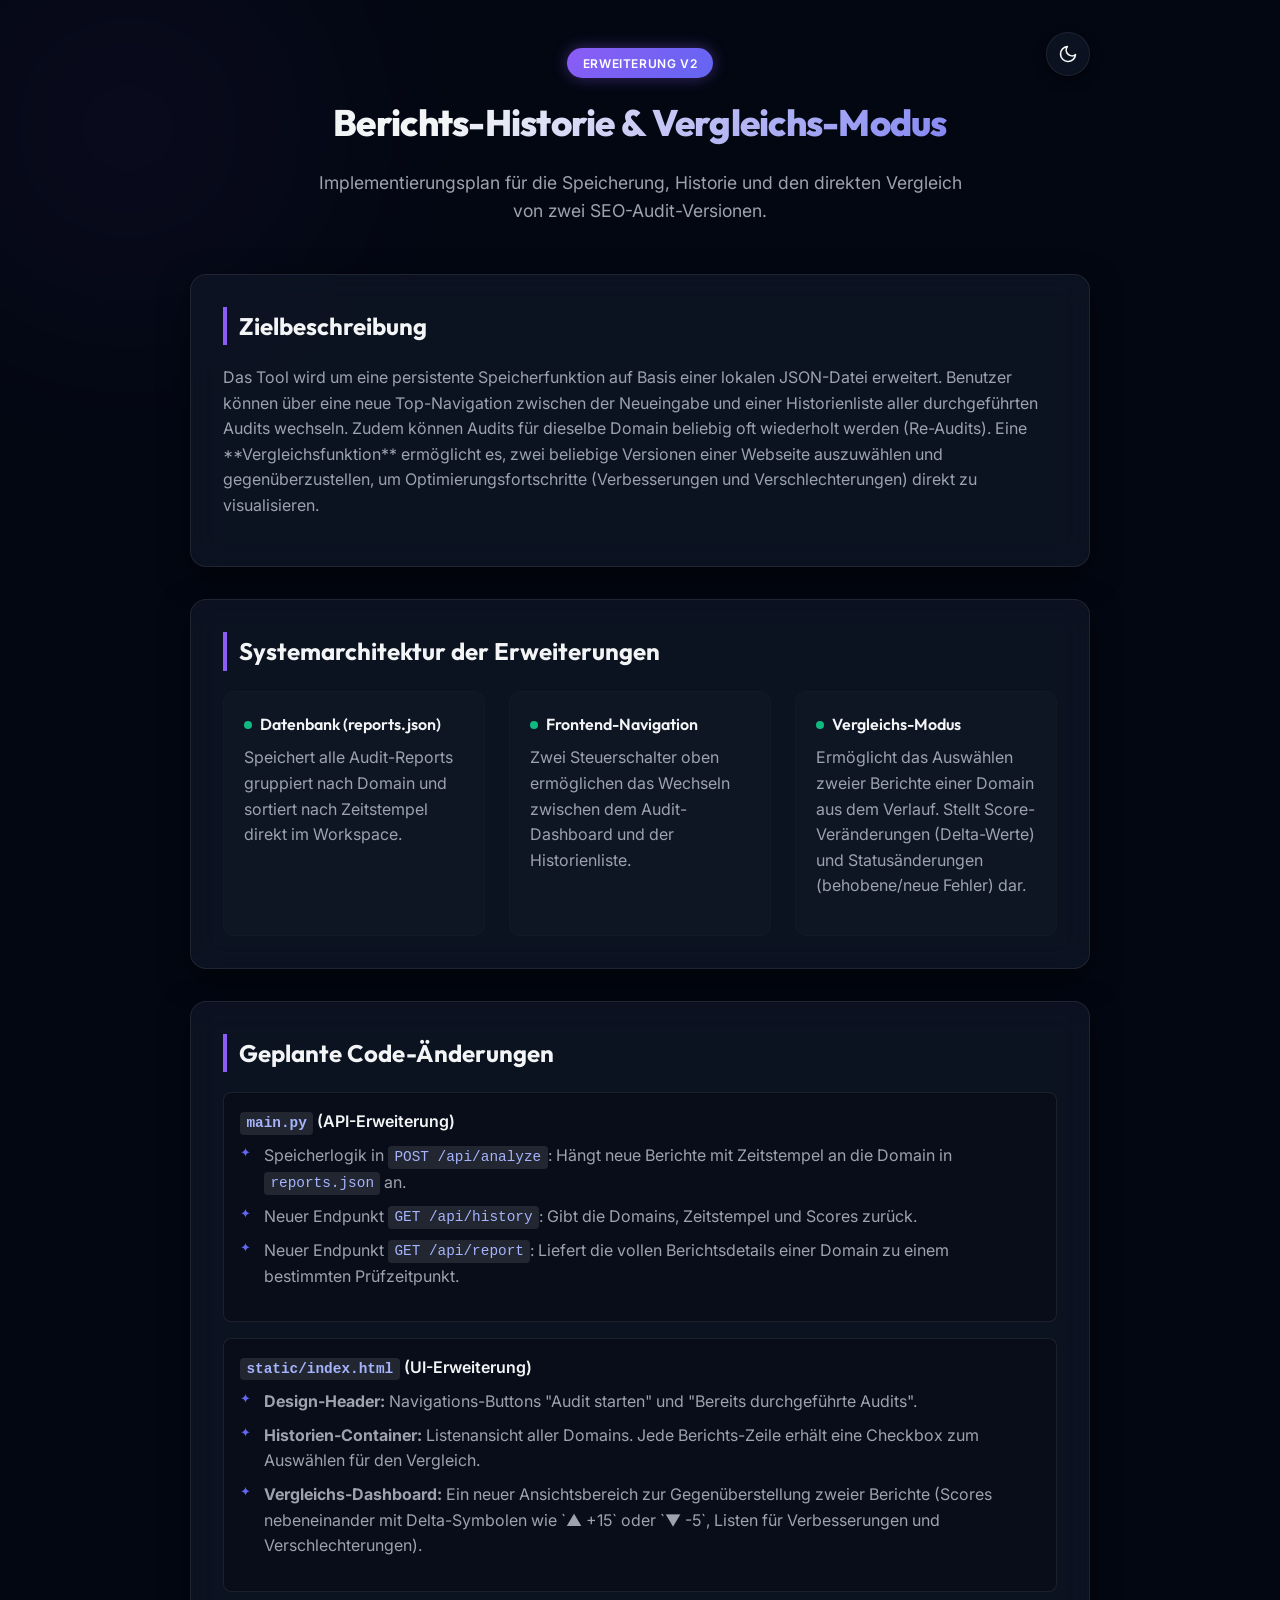
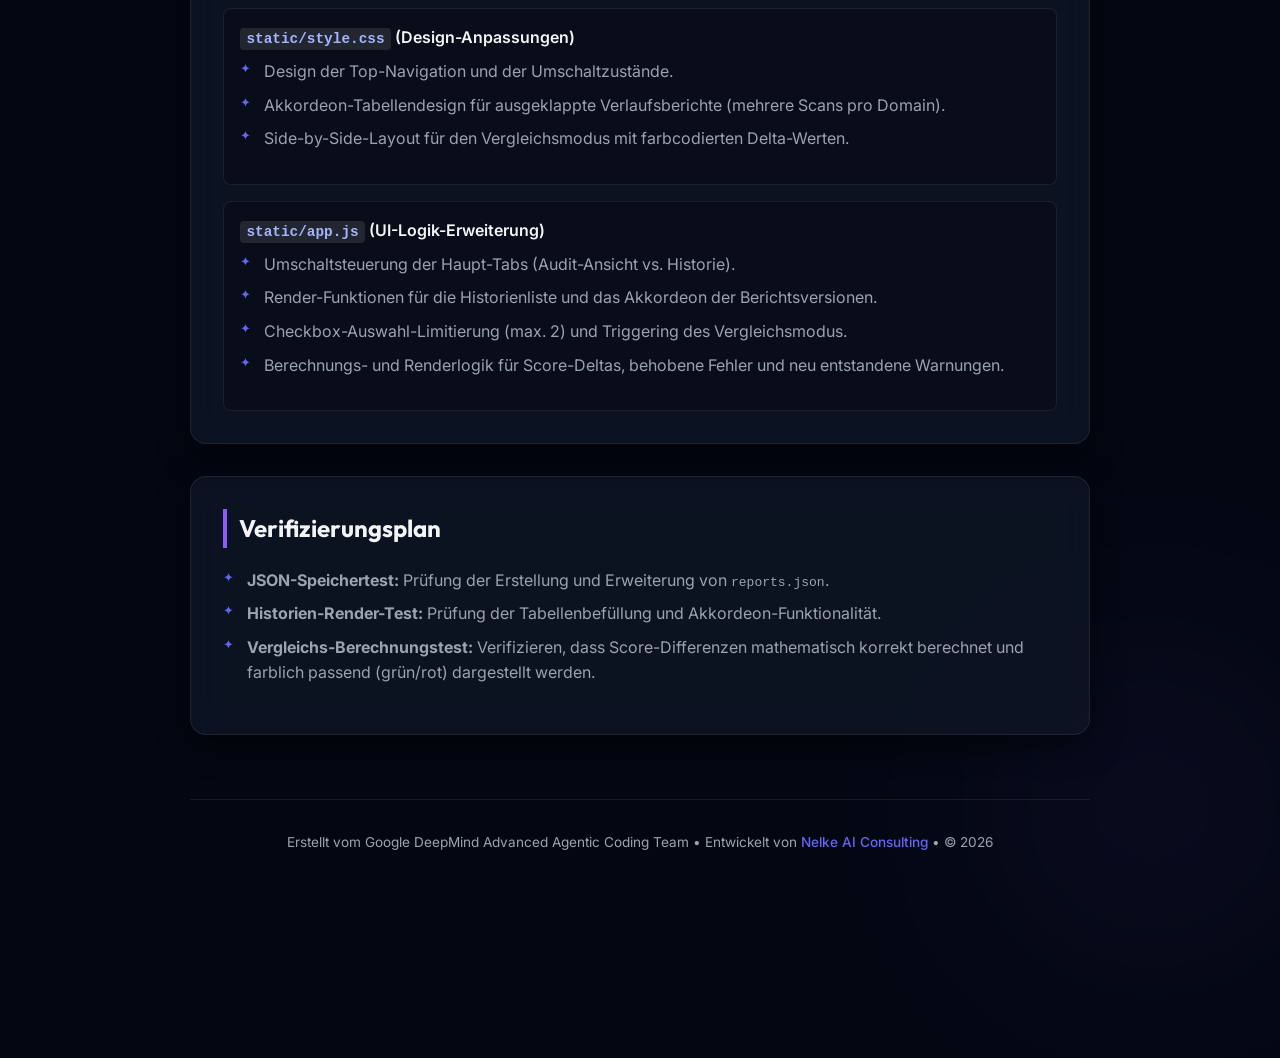
<file: implementation_plan.html>
<!DOCTYPE html>
<html lang="de">
<head>
    <meta charset="UTF-8">
    <meta name="viewport" content="width=device-width, initial-scale=1.0">
    <title>Implementierungsplan: Berichts-Historie & Vergleichs-Modus</title>
    <link rel="preconnect" href="https://fonts.googleapis.com">
    <link rel="preconnect" href="https://fonts.gstatic.com" crossorigin>
    <link href="https://fonts.googleapis.com/css2?family=Inter:wght@300;400;500;600;700&family=Outfit:wght@400;500;600;700;800&display=swap" rel="stylesheet">
    <style>
        :root {
            /* Dark Mode (Default) */
            --bg-color: #030712;
            --card-bg: rgba(17, 24, 39, 0.7);
            --card-border: rgba(255, 255, 255, 0.08);
            --text-primary: #f3f4f6;
            --text-secondary: #9ca3af;
            --accent-violet: #8b5cf6;
            --accent-indigo: #6366f1;
            --accent-emerald: #10b981;
            --glow-violet: rgba(139, 92, 246, 0.15);
            --glow-indigo: rgba(99, 102, 241, 0.15);
            --shadow-color: rgba(0, 0, 0, 0.5);
            --code-bg: rgba(255, 255, 255, 0.1);
            --code-text: #a5b4fc;
            --file-bg: rgba(0, 0, 0, 0.2);
            --transition-speed: 0.3s;
        }

        :root.light-mode {
            /* Light Mode */
            --bg-color: #f3f4f6;
            --card-bg: rgba(255, 255, 255, 0.75);
            --card-border: rgba(0, 0, 0, 0.08);
            --text-primary: #111827;
            --text-secondary: #4b5563;
            --accent-violet: #7c3aed;
            --accent-indigo: #4f46e5;
            --accent-emerald: #059669;
            --glow-violet: rgba(124, 58, 237, 0.08);
            --glow-indigo: rgba(79, 70, 229, 0.08);
            --shadow-color: rgba(0, 0, 0, 0.05);
            --code-bg: rgba(0, 0, 0, 0.05);
            --code-text: #4f46e5;
            --file-bg: rgba(255, 255, 255, 0.5);
        }

        * {
            box-sizing: border-box;
            margin: 0;
            padding: 0;
        }

        body {
            font-family: 'Inter', sans-serif;
            background-color: var(--bg-color);
            color: var(--text-primary);
            line-height: 1.6;
            padding: 2rem 1rem;
            position: relative;
            overflow-x: hidden;
            transition: background-color var(--transition-speed), color var(--transition-speed);
        }

        /* Ambient Glow Backgrounds */
        body::before, body::after {
            content: '';
            position: absolute;
            width: 40vw;
            height: 40vw;
            border-radius: 50%;
            z-index: -1;
            filter: blur(100px);
            opacity: 0.6;
            transition: background var(--transition-speed);
        }

        body::before {
            top: -10vw;
            left: -10vw;
            background: radial-gradient(circle, var(--glow-violet) 0%, transparent 70%);
        }

        body::after {
            bottom: -10vw;
            right: -10vw;
            background: radial-gradient(circle, var(--glow-indigo) 0%, transparent 70%);
        }

        .container {
            max-width: 900px;
            margin: 0 auto;
            position: relative;
        }

        /* Theme Switcher Button */
        .theme-toggle {
            position: absolute;
            top: 0;
            right: 0;
            background: var(--card-bg);
            border: 1px solid var(--card-border);
            color: var(--text-primary);
            width: 44px;
            height: 44px;
            border-radius: 50%;
            display: flex;
            align-items: center;
            justify-content: center;
            cursor: pointer;
            backdrop-filter: blur(16px);
            -webkit-backdrop-filter: blur(16px);
            box-shadow: 0 4px 12px var(--shadow-color);
            transition: transform 0.2s, border-color 0.2s, background-color var(--transition-speed);
            z-index: 100;
        }

        .theme-toggle:hover {
            transform: scale(1.05);
            border-color: var(--accent-violet);
        }

        .theme-toggle svg {
            width: 20px;
            height: 20px;
            fill: none;
            stroke: currentColor;
            stroke-width: 2;
            stroke-linecap: round;
            stroke-linejoin: round;
        }

        .theme-toggle .sun-icon { display: none; }
        .theme-toggle .moon-icon { display: block; }
        .light-mode .theme-toggle .sun-icon { display: block; }
        .light-mode .theme-toggle .moon-icon { display: none; }

        header {
            text-align: center;
            margin-bottom: 3rem;
            position: relative;
            padding-top: 1rem;
        }

        .badge {
            background: linear-gradient(135deg, var(--accent-violet), var(--accent-indigo));
            color: white;
            padding: 0.35rem 1rem;
            border-radius: 9999px;
            font-size: 0.75rem;
            font-weight: 600;
            letter-spacing: 0.05em;
            text-transform: uppercase;
            display: inline-block;
            margin-bottom: 1rem;
            box-shadow: 0 0 15px rgba(139, 92, 246, 0.4);
        }

        h1 {
            font-family: 'Outfit', sans-serif;
            font-size: 2.3rem;
            font-weight: 800;
            background: linear-gradient(135deg, var(--text-primary) 30%, var(--accent-indigo) 100%);
            -webkit-background-clip: text;
            -webkit-text-fill-color: transparent;
            margin-bottom: 1rem;
            letter-spacing: -0.02em;
            transition: background var(--transition-speed);
        }

        .subtitle {
            color: var(--text-secondary);
            font-size: 1.1rem;
            max-width: 650px;
            margin: 0 auto;
            transition: color var(--transition-speed);
        }

        .card {
            background: var(--card-bg);
            border: 1px solid var(--card-border);
            border-radius: 16px;
            padding: 2rem;
            margin-bottom: 2rem;
            backdrop-filter: blur(16px);
            -webkit-backdrop-filter: blur(16px);
            box-shadow: 0 10px 30px var(--shadow-color);
            transition: transform 0.3s ease, border-color 0.3s ease, background-color var(--transition-speed), border-color var(--transition-speed), box-shadow var(--transition-speed);
        }

        .card:hover {
            border-color: rgba(139, 92, 246, 0.3);
            transform: translateY(-2px);
        }

        h2 {
            font-family: 'Outfit', sans-serif;
            font-size: 1.5rem;
            font-weight: 700;
            color: var(--text-primary);
            margin-bottom: 1.25rem;
            border-left: 4px solid var(--accent-violet);
            padding-left: 0.75rem;
            transition: color var(--transition-speed);
        }

        h3 {
            font-family: 'Outfit', sans-serif;
            font-size: 1.2rem;
            font-weight: 600;
            color: var(--text-primary);
            margin: 1.5rem 0 0.75rem 0;
            transition: color var(--transition-speed);
        }

        p {
            color: var(--text-secondary);
            margin-bottom: 1rem;
            transition: color var(--transition-speed);
        }

        ul {
            list-style: none;
            margin-bottom: 1rem;
        }

        li {
            color: var(--text-secondary);
            margin-bottom: 0.5rem;
            padding-left: 1.5rem;
            position: relative;
            transition: color var(--transition-speed);
        }

        li::before {
            content: '✦';
            position: absolute;
            left: 0;
            color: var(--accent-indigo);
            font-size: 0.8rem;
        }

        .feature-grid {
            display: grid;
            grid-template-columns: repeat(auto-fit, minmax(250px, 1fr));
            gap: 1.5rem;
            margin-top: 1rem;
        }

        .feature-item {
            background: rgba(127, 127, 127, 0.03);
            border: 1px solid rgba(127, 127, 127, 0.05);
            border-radius: 12px;
            padding: 1.25rem;
        }

        .feature-item h4 {
            color: var(--text-primary);
            font-family: 'Outfit', sans-serif;
            font-weight: 600;
            margin-bottom: 0.5rem;
            display: flex;
            align-items: center;
            gap: 0.5rem;
        }

        .feature-item h4::before {
            content: '';
            width: 8px;
            height: 8px;
            border-radius: 50%;
            background-color: var(--accent-emerald);
        }

        .component-file {
            background: var(--file-bg);
            border-radius: 8px;
            padding: 1rem;
            margin-top: 1rem;
            border: 1px solid var(--card-border);
        }

        .component-file-title {
            font-weight: 600;
            color: var(--text-primary);
            margin-bottom: 0.5rem;
        }

        .component-file code {
            font-family: monospace;
            background: var(--code-bg);
            color: var(--code-text);
            padding: 0.2rem 0.4rem;
            border-radius: 4px;
            font-size: 0.9rem;
        }

        footer {
            text-align: center;
            padding: 2rem 0;
            color: var(--text-secondary);
            font-size: 0.85rem;
            border-top: 1px solid var(--card-border);
            margin-top: 4rem;
        }
    </style>
</head>
<body>
    <div class="container">
        <!-- Theme Toggle -->
        <button class="theme-toggle" id="themeToggle" aria-label="Farbschema umschalten">
            <svg class="moon-icon" viewBox="0 0 24 24">
                <path d="M21 12.79A9 9 0 1 1 11.21 3 7 7 0 0 0 21 12.79z"></path>
            </svg>
            <svg class="sun-icon" viewBox="0 0 24 24">
                <circle cx="12" cy="12" r="5"></circle>
                <line x1="12" y1="1" x2="12" y2="3"></line>
                <line x1="12" y1="21" x2="12" y2="23"></line>
                <line x1="4.22" y1="4.22" x2="5.64" y2="5.64"></line>
                <line x1="18.36" y1="18.36" x2="19.78" y2="19.78"></line>
                <line x1="1" y1="12" x2="3" y2="12"></line>
                <line x1="21" y1="12" x2="23" y2="12"></line>
                <line x1="4.22" y1="19.78" x2="5.64" y2="18.36"></line>
                <line x1="18.36" y1="5.64" x2="19.78" y2="4.22"></line>
            </svg>
        </button>

        <header>
            <span class="badge">Erweiterung V2</span>
            <h1>Berichts-Historie & Vergleichs-Modus</h1>
            <p class="subtitle">Implementierungsplan für die Speicherung, Historie und den direkten Vergleich von zwei SEO-Audit-Versionen.</p>
        </header>

        <section class="card">
            <h2>Zielbeschreibung</h2>
            <p>Das Tool wird um eine persistente Speicherfunktion auf Basis einer lokalen JSON-Datei erweitert. Benutzer können über eine neue Top-Navigation zwischen der Neueingabe und einer Historienliste aller durchgeführten Audits wechseln. Zudem können Audits für dieselbe Domain beliebig oft wiederholt werden (Re-Audits). Eine **Vergleichsfunktion** ermöglicht es, zwei beliebige Versionen einer Webseite auszuwählen und gegenüberzustellen, um Optimierungsfortschritte (Verbesserungen und Verschlechterungen) direkt zu visualisieren.</p>
        </section>

        <section class="card">
            <h2>Systemarchitektur der Erweiterungen</h2>
            <div class="feature-grid">
                <div class="feature-item">
                    <h4>Datenbank (reports.json)</h4>
                    <p>Speichert alle Audit-Reports gruppiert nach Domain und sortiert nach Zeitstempel direkt im Workspace.</p>
                </div>
                <div class="feature-item">
                    <h4>Frontend-Navigation</h4>
                    <p>Zwei Steuerschalter oben ermöglichen das Wechseln zwischen dem Audit-Dashboard und der Historienliste.</p>
                </div>
                <div class="feature-item">
                    <h4>Vergleichs-Modus</h4>
                    <p>Ermöglicht das Auswählen zweier Berichte einer Domain aus dem Verlauf. Stellt Score-Veränderungen (Delta-Werte) und Statusänderungen (behobene/neue Fehler) dar.</p>
                </div>
            </div>
        </section>

        <section class="card">
            <h2>Geplante Code-Änderungen</h2>
            
            <div class="component-file">
                <div class="component-file-title"><code>main.py</code> (API-Erweiterung)</div>
                <ul>
                    <li>Speicherlogik in <code>POST /api/analyze</code>: Hängt neue Berichte mit Zeitstempel an die Domain in <code>reports.json</code> an.</li>
                    <li>Neuer Endpunkt <code>GET /api/history</code>: Gibt die Domains, Zeitstempel und Scores zurück.</li>
                    <li>Neuer Endpunkt <code>GET /api/report</code>: Liefert die vollen Berichtsdetails einer Domain zu einem bestimmten Prüfzeitpunkt.</li>
                </ul>
            </div>

            <div class="component-file">
                <div class="component-file-title"><code>static/index.html</code> (UI-Erweiterung)</div>
                <ul>
                    <li><strong>Design-Header:</strong> Navigations-Buttons "Audit starten" und "Bereits durchgeführte Audits".</li>
                    <li><strong>Historien-Container:</strong> Listenansicht aller Domains. Jede Berichts-Zeile erhält eine Checkbox zum Auswählen für den Vergleich.</li>
                    <li><strong>Vergleichs-Dashboard:</strong> Ein neuer Ansichtsbereich zur Gegenüberstellung zweier Berichte (Scores nebeneinander mit Delta-Symbolen wie `▲ +15` oder `▼ -5`, Listen für Verbesserungen und Verschlechterungen).</li>
                </ul>
            </div>

            <div class="component-file">
                <div class="component-file-title"><code>static/style.css</code> (Design-Anpassungen)</div>
                <ul>
                    <li>Design der Top-Navigation und der Umschaltzustände.</li>
                    <li>Akkordeon-Tabellendesign für ausgeklappte Verlaufsberichte (mehrere Scans pro Domain).</li>
                    <li>Side-by-Side-Layout für den Vergleichsmodus mit farbcodierten Delta-Werten.</li>
                </ul>
            </div>

            <div class="component-file">
                <div class="component-file-title"><code>static/app.js</code> (UI-Logik-Erweiterung)</div>
                <ul>
                    <li>Umschaltsteuerung der Haupt-Tabs (Audit-Ansicht vs. Historie).</li>
                    <li>Render-Funktionen für die Historienliste und das Akkordeon der Berichtsversionen.</li>
                    <li>Checkbox-Auswahl-Limitierung (max. 2) und Triggering des Vergleichsmodus.</li>
                    <li>Berechnungs- und Renderlogik für Score-Deltas, behobene Fehler und neu entstandene Warnungen.</li>
                </ul>
            </div>
        </section>

        <section class="card">
            <h2>Verifizierungsplan</h2>
            <ul>
                <li><strong>JSON-Speichertest:</strong> Prüfung der Erstellung und Erweiterung von <code>reports.json</code>.</li>
                <li><strong>Historien-Render-Test:</strong> Prüfung der Tabellenbefüllung und Akkordeon-Funktionalität.</li>
                <li><strong>Vergleichs-Berechnungstest:</strong> Verifizieren, dass Score-Differenzen mathematisch korrekt berechnet und farblich passend (grün/rot) dargestellt werden.</li>
            </ul>
        </section>

        <footer>
            <p>Erstellt vom Google DeepMind Advanced Agentic Coding Team • Entwickelt von <a href="https://nelke.com" target="_blank" style="color: var(--accent-indigo); text-decoration: none; font-weight: 500;">Nelke AI Consulting</a> • &copy; 2026</p>
        </footer>
    </div>

    <script>
        const themeToggle = document.getElementById('themeToggle');
        const htmlElement = document.documentElement;

        const savedTheme = localStorage.getItem('theme') || 'dark';
        if (savedTheme === 'light') {
            htmlElement.classList.add('light-mode');
        }

        themeToggle.addEventListener('click', () => {
            if (htmlElement.classList.contains('light-mode')) {
                htmlElement.classList.remove('light-mode');
                localStorage.setItem('theme', 'dark');
            } else {
                htmlElement.classList.add('light-mode');
                localStorage.setItem('theme', 'light');
            }
        });
    </script>
</body>
</html>
</file>
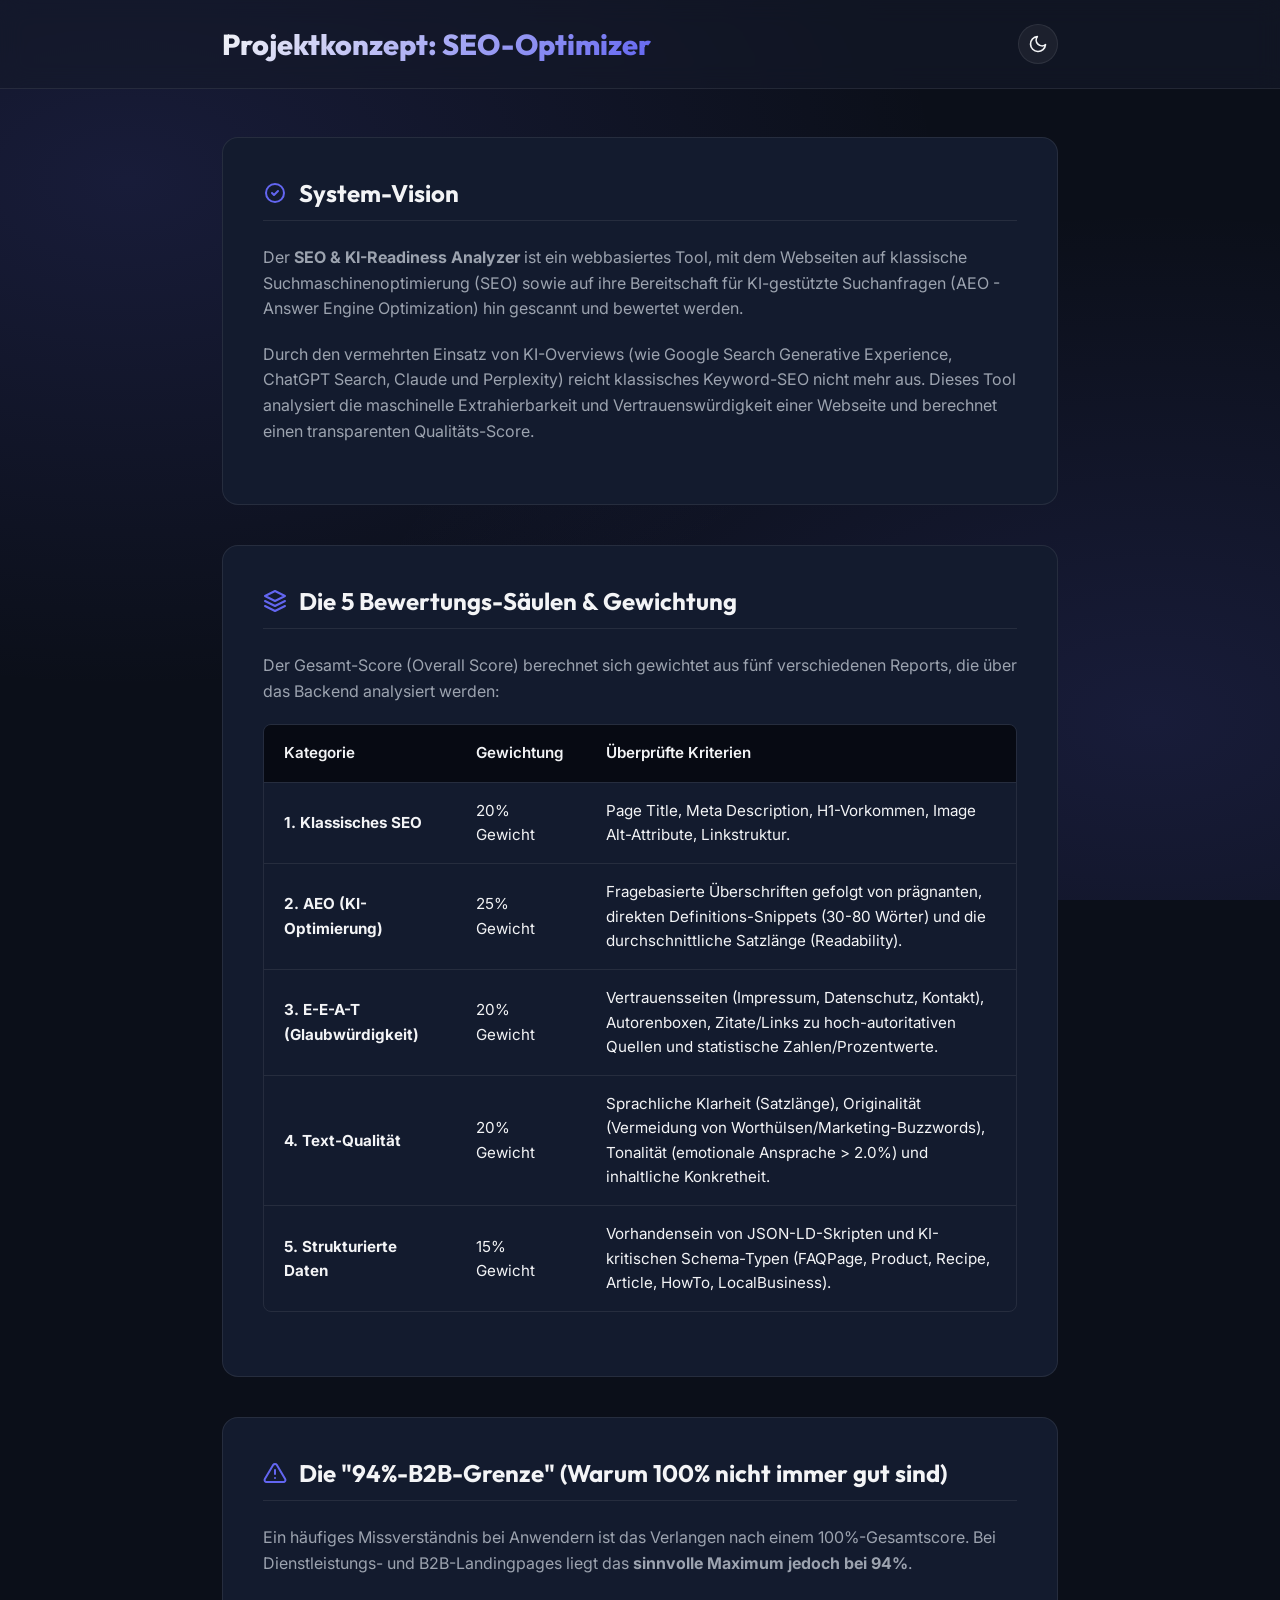
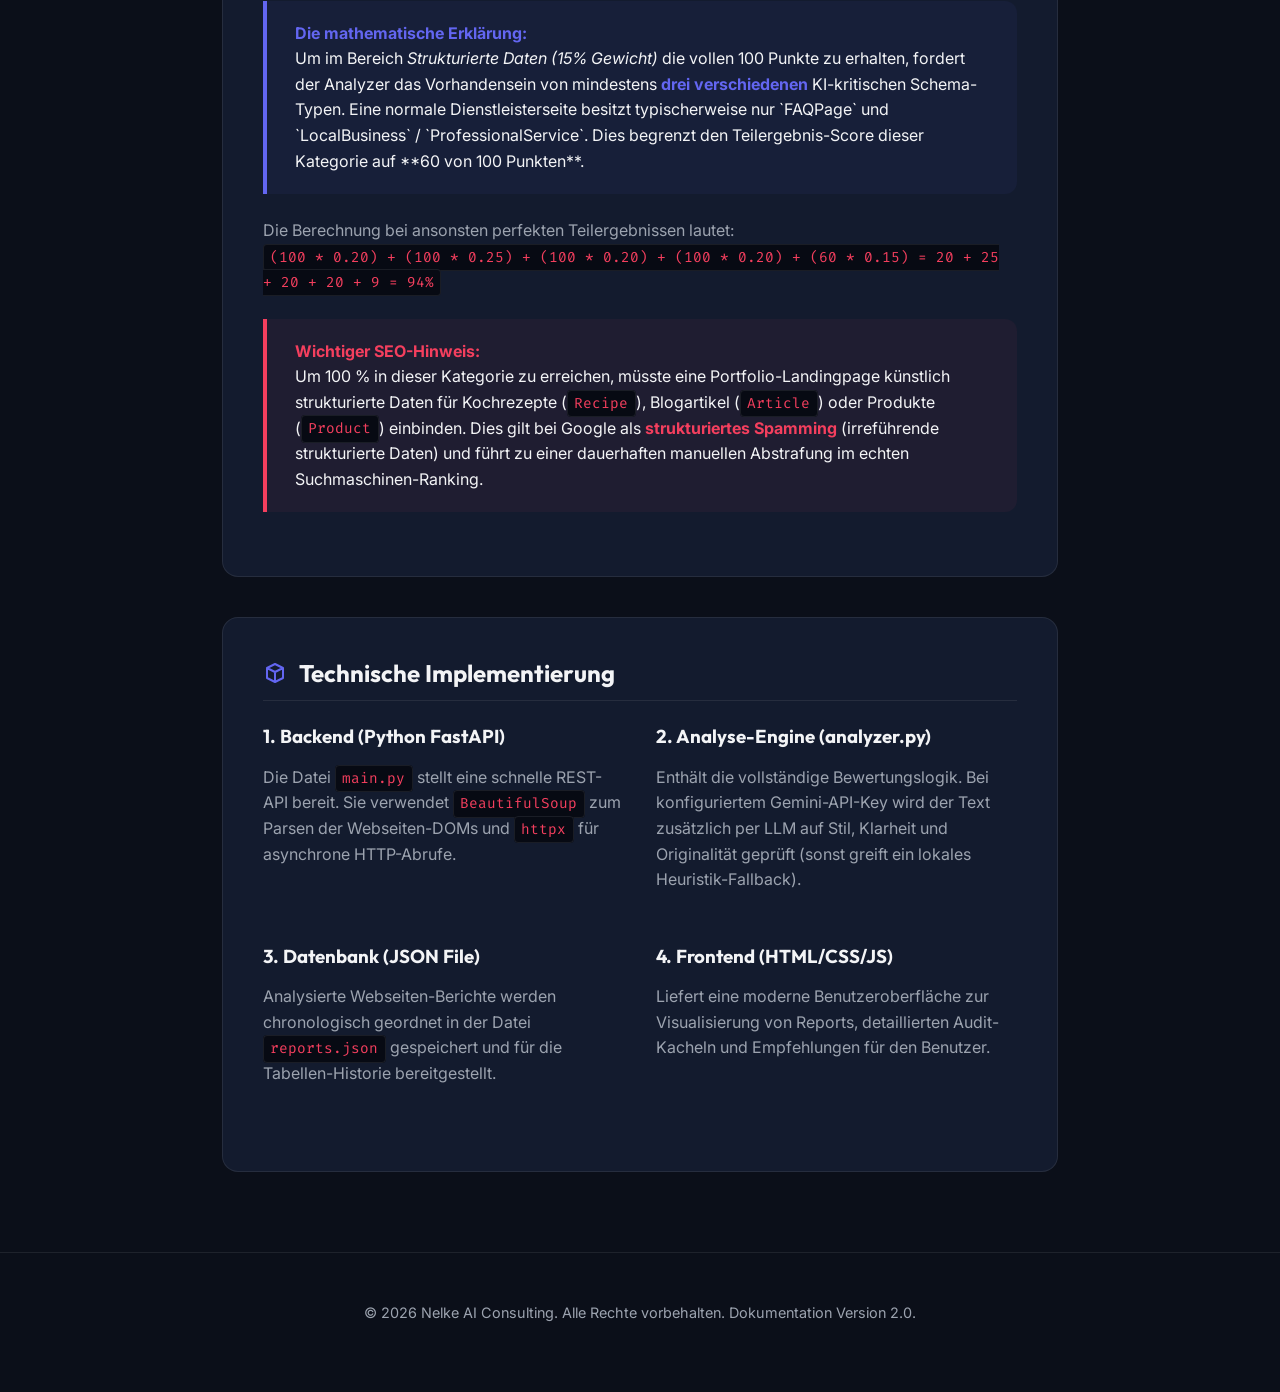
<file: konzept.html>
<!DOCTYPE html>
<html lang="de">
<head>
    <meta charset="UTF-8">
    <meta name="viewport" content="width=device-width, initial-scale=1.0">
    <title>Konzept: SEO &amp; KI-Readiness Analyzer</title>
    <!-- Google Fonts -->
    <link rel="preconnect" href="https://fonts.googleapis.com">
    <link rel="preconnect" href="https://fonts.gstatic.com" crossorigin>
    <link href="https://fonts.googleapis.com/css2?family=Inter:wght@300;400;500;600;700&family=Outfit:wght@500;600;700;800&family=Fira+Code:wght@400;500&display=swap" rel="stylesheet">
    <style>
        :root {
            /* Dark Theme Variables */
            --bg-base: #0b0f19;
            --bg-surface: rgba(20, 26, 42, 0.6);
            --bg-card: #131b2e;
            --card-border: rgba(255, 255, 255, 0.08);
            --text-primary: #f3f4f6;
            --text-secondary: #9ca3af;
            --accent-primary: #6366f1;
            --accent-cyan: #06b6d4;
            --accent-emerald: #10b981;
            --accent-rose: #f43f5e;
            --code-bg: #070a13;
            --glow-color: rgba(99, 102, 241, 0.15);
            --transition-speed: 0.3s;
        }

        .light-mode {
            /* Light Theme Variables */
            --bg-base: #f3f4f6;
            --bg-surface: rgba(255, 255, 255, 0.7);
            --bg-card: #ffffff;
            --card-border: rgba(0, 0, 0, 0.08);
            --text-primary: #111827;
            --text-secondary: #4b5563;
            --accent-primary: #4f46e5;
            --accent-cyan: #0891b2;
            --accent-emerald: #059669;
            --accent-rose: #e11d48;
            --code-bg: #f3f4f6;
            --glow-color: rgba(79, 70, 229, 0.08);
        }

        * {
            box-sizing: border-box;
            margin: 0;
            padding: 0;
        }

        body {
            font-family: 'Inter', sans-serif;
            background-color: var(--bg-base);
            color: var(--text-primary);
            line-height: 1.6;
            -webkit-font-smoothing: antialiased;
            background-image: 
                radial-gradient(at 10% 20%, var(--glow-color) 0px, transparent 50%),
                radial-gradient(at 90% 80%, var(--glow-color) 0px, transparent 50%);
            background-attachment: fixed;
            transition: background-color var(--transition-speed) ease, color var(--transition-speed) ease;
        }

        h1, h2, h3, h4 {
            font-family: 'Outfit', sans-serif;
            color: var(--text-primary);
            margin-bottom: 1rem;
            line-height: 1.25;
        }

        p {
            margin-bottom: 1.25rem;
            color: var(--text-secondary);
        }

        a {
            color: var(--accent-cyan);
            text-decoration: none;
            transition: color var(--transition-speed) ease;
        }

        a:hover {
            color: var(--accent-primary);
        }

        ul, ol {
            margin-bottom: 1.5rem;
            padding-left: 1.5rem;
            color: var(--text-secondary);
        }

        li {
            margin-bottom: 0.5rem;
        }

        code {
            background-color: var(--code-bg);
            border: 1px solid var(--card-border);
            padding: 0.2rem 0.4rem;
            border-radius: 4px;
            font-family: 'Fira Code', monospace;
            font-size: 0.9em;
            color: var(--accent-rose);
        }

        pre {
            background-color: var(--code-bg);
            border: 1px solid var(--card-border);
            padding: 1.25rem;
            border-radius: 8px;
            overflow-x: auto;
            margin-bottom: 1.5rem;
        }

        pre code {
            border: none;
            background: none;
            padding: 0;
            color: var(--text-primary);
            font-size: 0.85rem;
        }

        .container {
            max-width: 900px;
            margin: 0 auto;
            padding: 0 2rem;
            position: relative;
        }

        header {
            background-color: var(--bg-surface);
            backdrop-filter: blur(12px);
            position: sticky;
            top: 0;
            z-index: 100;
            border-bottom: 1px solid var(--card-border);
            padding: 1.5rem 0;
            margin-bottom: 3rem;
            transition: background-color var(--transition-speed) ease, border-color var(--transition-speed) ease;
        }

        .header-content {
            display: flex;
            justify-content: space-between;
            align-items: center;
        }

        header h1 {
            margin-bottom: 0;
            font-size: 1.8rem;
            font-weight: 800;
            background: linear-gradient(135deg, var(--text-primary), var(--accent-primary));
            -webkit-background-clip: text;
            -webkit-text-fill-color: transparent;
        }

        /* Theme Toggle Button */
        .theme-toggle {
            background: rgba(255, 255, 255, 0.05);
            border: 1px solid var(--card-border);
            color: var(--text-primary);
            border-radius: 50%;
            width: 40px;
            height: 40px;
            cursor: pointer;
            display: flex;
            align-items: center;
            justify-content: center;
            transition: all 0.3s ease;
        }

        .light-mode .theme-toggle {
            background: rgba(0, 0, 0, 0.03);
        }

        .theme-toggle:hover {
            background: rgba(255, 255, 255, 0.1);
            transform: scale(1.05);
        }

        .light-mode .theme-toggle:hover {
            background: rgba(0, 0, 0, 0.08);
        }

        .sun-icon {
            display: none;
        }

        .moon-icon {
            display: block;
        }

        .light-mode .sun-icon {
            display: block;
        }

        .light-mode .moon-icon {
            display: none;
        }

        .section-card {
            background-color: var(--bg-card);
            border: 1px solid var(--card-border);
            border-radius: 16px;
            padding: 2.5rem;
            margin-bottom: 2.5rem;
            box-shadow: var(--card-shadow);
            transition: background-color var(--transition-speed) ease, border-color var(--transition-speed) ease;
        }

        .section-card h2 {
            border-bottom: 1px solid var(--card-border);
            padding-bottom: 0.75rem;
            margin-bottom: 1.5rem;
            display: flex;
            align-items: center;
            gap: 0.75rem;
            font-size: 1.5rem;
            font-weight: 700;
        }

        .icon {
            color: var(--accent-primary);
            flex-shrink: 0;
        }

        .grid-layout {
            display: grid;
            grid-template-columns: 1fr;
            gap: 2rem;
            margin-bottom: 1.5rem;
        }

        @media (min-width: 768px) {
            .grid-layout {
                grid-template-columns: repeat(2, 1fr);
            }
        }

        .table-responsive {
            overflow-x: auto;
            margin-bottom: 1.5rem;
            border: 1px solid var(--card-border);
            border-radius: 8px;
        }

        table {
            width: 100%;
            border-collapse: collapse;
            text-align: left;
        }

        th, td {
            padding: 1rem 1.25rem;
            border-bottom: 1px solid var(--card-border);
            font-size: 0.95rem;
        }

        th {
            background-color: var(--code-bg);
            color: var(--text-primary);
            font-weight: 600;
        }

        tr:last-child td {
            border-bottom: none;
        }

        .info-box {
            background-color: rgba(99, 102, 241, 0.05);
            border-left: 4px solid var(--accent-primary);
            padding: 1.25rem 1.75rem;
            border-radius: 0 12px 12px 0;
            margin: 1.5rem 0;
        }

        .info-box p {
            margin-bottom: 0;
            color: var(--text-primary);
        }

        .info-box p strong {
            color: var(--accent-primary);
        }

        .warning-box {
            background-color: rgba(244, 63, 94, 0.05);
            border-left: 4px solid var(--accent-rose);
            padding: 1.25rem 1.75rem;
            border-radius: 0 12px 12px 0;
            margin: 1.5rem 0;
        }

        .warning-box p {
            margin-bottom: 0;
            color: var(--text-primary);
        }

        .warning-box p strong {
            color: var(--accent-rose);
        }

        footer {
            text-align: center;
            padding: 3rem 0;
            color: var(--text-secondary);
            border-top: 1px solid var(--card-border);
            margin-top: 5rem;
            font-size: 0.9rem;
        }
    </style>
</head>
<body>

    <header>
        <div class="container header-content">
            <h1>Projektkonzept: SEO-Optimizer</h1>
            <!-- Theme Toggle Switch -->
            <button class="theme-toggle" id="themeToggleBtn" aria-label="Farbschema umschalten">
                <svg class="moon-icon" viewBox="0 0 24 24" width="20" height="20" fill="none" stroke="currentColor" stroke-width="2" stroke-linecap="round" stroke-linejoin="round">
                    <path d="M21 12.79A9 9 0 1 1 11.21 3 7 7 0 0 0 21 12.79z"></path>
                </svg>
                <svg class="sun-icon" viewBox="0 0 24 24" width="20" height="20" fill="none" stroke="currentColor" stroke-width="2" stroke-linecap="round" stroke-linejoin="round">
                    <circle cx="12" cy="12" r="5"></circle>
                    <line x1="12" y1="1" x2="12" y2="3"></line>
                    <line x1="12" y1="21" x2="12" y2="23"></line>
                    <line x1="4.22" y1="4.22" x2="5.64" y2="5.64"></line>
                    <line x1="18.36" y1="18.36" x2="19.78" y2="19.78"></line>
                    <line x1="1" y1="12" x2="3" y2="12"></line>
                    <line x1="21" y1="12" x2="23" y2="12"></line>
                    <line x1="4.22" y1="19.78" x2="5.64" y2="18.36"></line>
                    <line x1="18.36" y1="5.64" x2="19.78" y2="4.22"></line>
                </svg>
            </button>
        </div>
    </header>

    <main class="container">

        <!-- 1. ÜBERSICHT -->
        <section class="section-card">
            <h2>
                <svg class="icon" width="24" height="24" viewBox="0 0 24 24" fill="none" stroke="currentColor" stroke-width="2" stroke-linecap="round" stroke-linejoin="round"><path d="M9 12l2 2 4-4m6 2a9 9 0 11-18 0 9 9 0 0118 0z"></path></svg>
                System-Vision
            </h2>
            <p>
                Der <strong>SEO &amp; KI-Readiness Analyzer</strong> ist ein webbasiertes Tool, mit dem Webseiten auf klassische Suchmaschinenoptimierung (SEO) sowie auf ihre Bereitschaft für KI-gestützte Suchanfragen (AEO - Answer Engine Optimization) hin gescannt und bewertet werden.
            </p>
            <p>
                Durch den vermehrten Einsatz von KI-Overviews (wie Google Search Generative Experience, ChatGPT Search, Claude und Perplexity) reicht klassisches Keyword-SEO nicht mehr aus. Dieses Tool analysiert die maschinelle Extrahierbarkeit und Vertrauenswürdigkeit einer Webseite und berechnet einen transparenten Qualitäts-Score.
            </p>
        </section>

        <!-- 2. DIE 5 BEWERTUNGS-BEREICHE -->
        <section class="section-card">
            <h2>
                <svg class="icon" width="24" height="24" viewBox="0 0 24 24" fill="none" stroke="currentColor" stroke-width="2" stroke-linecap="round" stroke-linejoin="round"><polygon points="12 2 2 7 12 12 22 7 12 2"></polygon><polyline points="2 17 12 22 22 17"></polyline><polyline points="2 12 12 17 22 12"></polyline></svg>
                Die 5 Bewertungs-Säulen &amp; Gewichtung
            </h2>
            <p>
                Der Gesamt-Score (Overall Score) berechnet sich gewichtet aus fünf verschiedenen Reports, die über das Backend analysiert werden:
            </p>
            <div class="table-responsive">
                <table>
                    <thead>
                        <tr>
                            <th>Kategorie</th>
                            <th>Gewichtung</th>
                            <th>Überprüfte Kriterien</th>
                        </tr>
                    </thead>
                    <tbody>
                        <tr>
                            <td><strong>1. Klassisches SEO</strong></td>
                            <td>20% Gewicht</td>
                            <td>Page Title, Meta Description, H1-Vorkommen, Image Alt-Attribute, Linkstruktur.</td>
                        </tr>
                        <tr>
                            <td><strong>2. AEO (KI-Optimierung)</strong></td>
                            <td>25% Gewicht</td>
                            <td>Fragebasierte Überschriften gefolgt von prägnanten, direkten Definitions-Snippets (30-80 Wörter) und die durchschnittliche Satzlänge (Readability).</td>
                        </tr>
                        <tr>
                            <td><strong>3. E-E-A-T (Glaubwürdigkeit)</strong></td>
                            <td>20% Gewicht</td>
                            <td>Vertrauensseiten (Impressum, Datenschutz, Kontakt), Autorenboxen, Zitate/Links zu hoch-autoritativen Quellen und statistische Zahlen/Prozentwerte.</td>
                        </tr>
                        <tr>
                            <td><strong>4. Text-Qualität</strong></td>
                            <td>20% Gewicht</td>
                            <td>Sprachliche Klarheit (Satzlänge), Originalität (Vermeidung von Worthülsen/Marketing-Buzzwords), Tonalität (emotionale Ansprache > 2.0%) und inhaltliche Konkretheit.</td>
                        </tr>
                        <tr>
                            <td><strong>5. Strukturierte Daten</strong></td>
                            <td>15% Gewicht</td>
                            <td>Vorhandensein von JSON-LD-Skripten und KI-kritischen Schema-Typen (FAQPage, Product, Recipe, Article, HowTo, LocalBusiness).</td>
                        </tr>
                    </tbody>
                </table>
            </div>
        </section>

        <!-- 3. DIE 94% E-COMMERCE HÜRDE -->
        <section class="section-card">
            <h2>
                <svg class="icon" width="24" height="24" viewBox="0 0 24 24" fill="none" stroke="currentColor" stroke-width="2" stroke-linecap="round" stroke-linejoin="round"><path d="M10.29 3.86L1.82 18a2 2 0 0 0 1.71 3h16.94a2 2 0 0 0 1.71-3L13.71 3.86a2 2 0 0 0-3.42 0z"></path><line x1="12" y1="9" x2="12" y2="13"></line><line x1="12" y1="17" x2="12.01" y2="17"></line></svg>
                Die "94%-B2B-Grenze" (Warum 100% nicht immer gut sind)
            </h2>
            <p>
                Ein häufiges Missverständnis bei Anwendern ist das Verlangen nach einem 100%-Gesamtscore. Bei Dienstleistungs- und B2B-Landingpages liegt das <strong>sinnvolle Maximum jedoch bei 94%</strong>. 
            </p>
            <div class="info-box">
                <p><strong>Die mathematische Erklärung:</strong><br>
                Um im Bereich <em>Strukturierte Daten (15% Gewicht)</em> die vollen 100 Punkte zu erhalten, fordert der Analyzer das Vorhandensein von mindestens <strong>drei verschiedenen</strong> KI-kritischen Schema-Typen. Eine normale Dienstleisterseite besitzt typischerweise nur `FAQPage` und `LocalBusiness` / `ProfessionalService`. Dies begrenzt den Teilergebnis-Score dieser Kategorie auf **60 von 100 Punkten**.</p>
            </div>
            <p>
                Die Berechnung bei ansonsten perfekten Teilergebnissen lautet:
                <br>
                <code>(100 * 0.20) + (100 * 0.25) + (100 * 0.20) + (100 * 0.20) + (60 * 0.15) = 20 + 25 + 20 + 20 + 9 = 94%</code>
            </p>
            <div class="warning-box">
                <p><strong>Wichtiger SEO-Hinweis:</strong><br>
                Um 100 % in dieser Kategorie zu erreichen, müsste eine Portfolio-Landingpage künstlich strukturierte Daten für Kochrezepte (<code>Recipe</code>), Blogartikel (<code>Article</code>) oder Produkte (<code>Product</code>) einbinden. Dies gilt bei Google als <strong>strukturiertes Spamming</strong> (irreführende strukturierte Daten) und führt zu einer dauerhaften manuellen Abstrafung im echten Suchmaschinen-Ranking.</p>
            </div>
        </section>

        <!-- 4. SYSTEMARCHITEKTUR -->
        <section class="section-card">
            <h2>
                <svg class="icon" width="24" height="24" viewBox="0 0 24 24" fill="none" stroke="currentColor" stroke-width="2" stroke-linecap="round" stroke-linejoin="round"><path d="M20 7l-8-4-8 4m16 0l-8 4m8-4v10l-8 4m0-10L4 7m8 4v10M4 7v10l8 4"></path></svg>
                Technische Implementierung
            </h2>
            <div class="grid-layout">
                <div>
                    <h3>1. Backend (Python FastAPI)</h3>
                    <p>Die Datei <code>main.py</code> stellt eine schnelle REST-API bereit. Sie verwendet <code>BeautifulSoup</code> zum Parsen der Webseiten-DOMs und <code>httpx</code> für asynchrone HTTP-Abrufe.</p>
                </div>
                <div>
                    <h3>2. Analyse-Engine (analyzer.py)</h3>
                    <p>Enthält die vollständige Bewertungslogik. Bei konfiguriertem Gemini-API-Key wird der Text zusätzlich per LLM auf Stil, Klarheit und Originalität geprüft (sonst greift ein lokales Heuristik-Fallback).</p>
                </div>
                <div>
                    <h3>3. Datenbank (JSON File)</h3>
                    <p>Analysierte Webseiten-Berichte werden chronologisch geordnet in der Datei <code>reports.json</code> gespeichert und für die Tabellen-Historie bereitgestellt.</p>
                </div>
                <div>
                    <h3>4. Frontend (HTML/CSS/JS)</h3>
                    <p>Liefert eine moderne Benutzeroberfläche zur Visualisierung von Reports, detaillierten Audit-Kacheln und Empfehlungen für den Benutzer.</p>
                </div>
            </div>
        </section>

    </main>

    <footer>
        <div class="container">
            <p>&copy; 2026 Nelke AI Consulting. Alle Rechte vorbehalten. Dokumentation Version 2.0.</p>
        </div>
    </footer>

    <!-- Theme Logic -->
    <script>
        const themeToggleBtn = document.getElementById('themeToggleBtn');
        const htmlElement = document.documentElement;

        const savedTheme = localStorage.getItem('theme') || 'dark';
        if (savedTheme === 'light') {
            htmlElement.classList.add('light-mode');
        }

        themeToggleBtn.addEventListener('click', () => {
            if (htmlElement.classList.contains('light-mode')) {
                htmlElement.classList.remove('light-mode');
                localStorage.setItem('theme', 'dark');
            } else {
                htmlElement.classList.add('light-mode');
                localStorage.setItem('theme', 'light');
            }
        });
    </script>
</body>
</html>
</file>
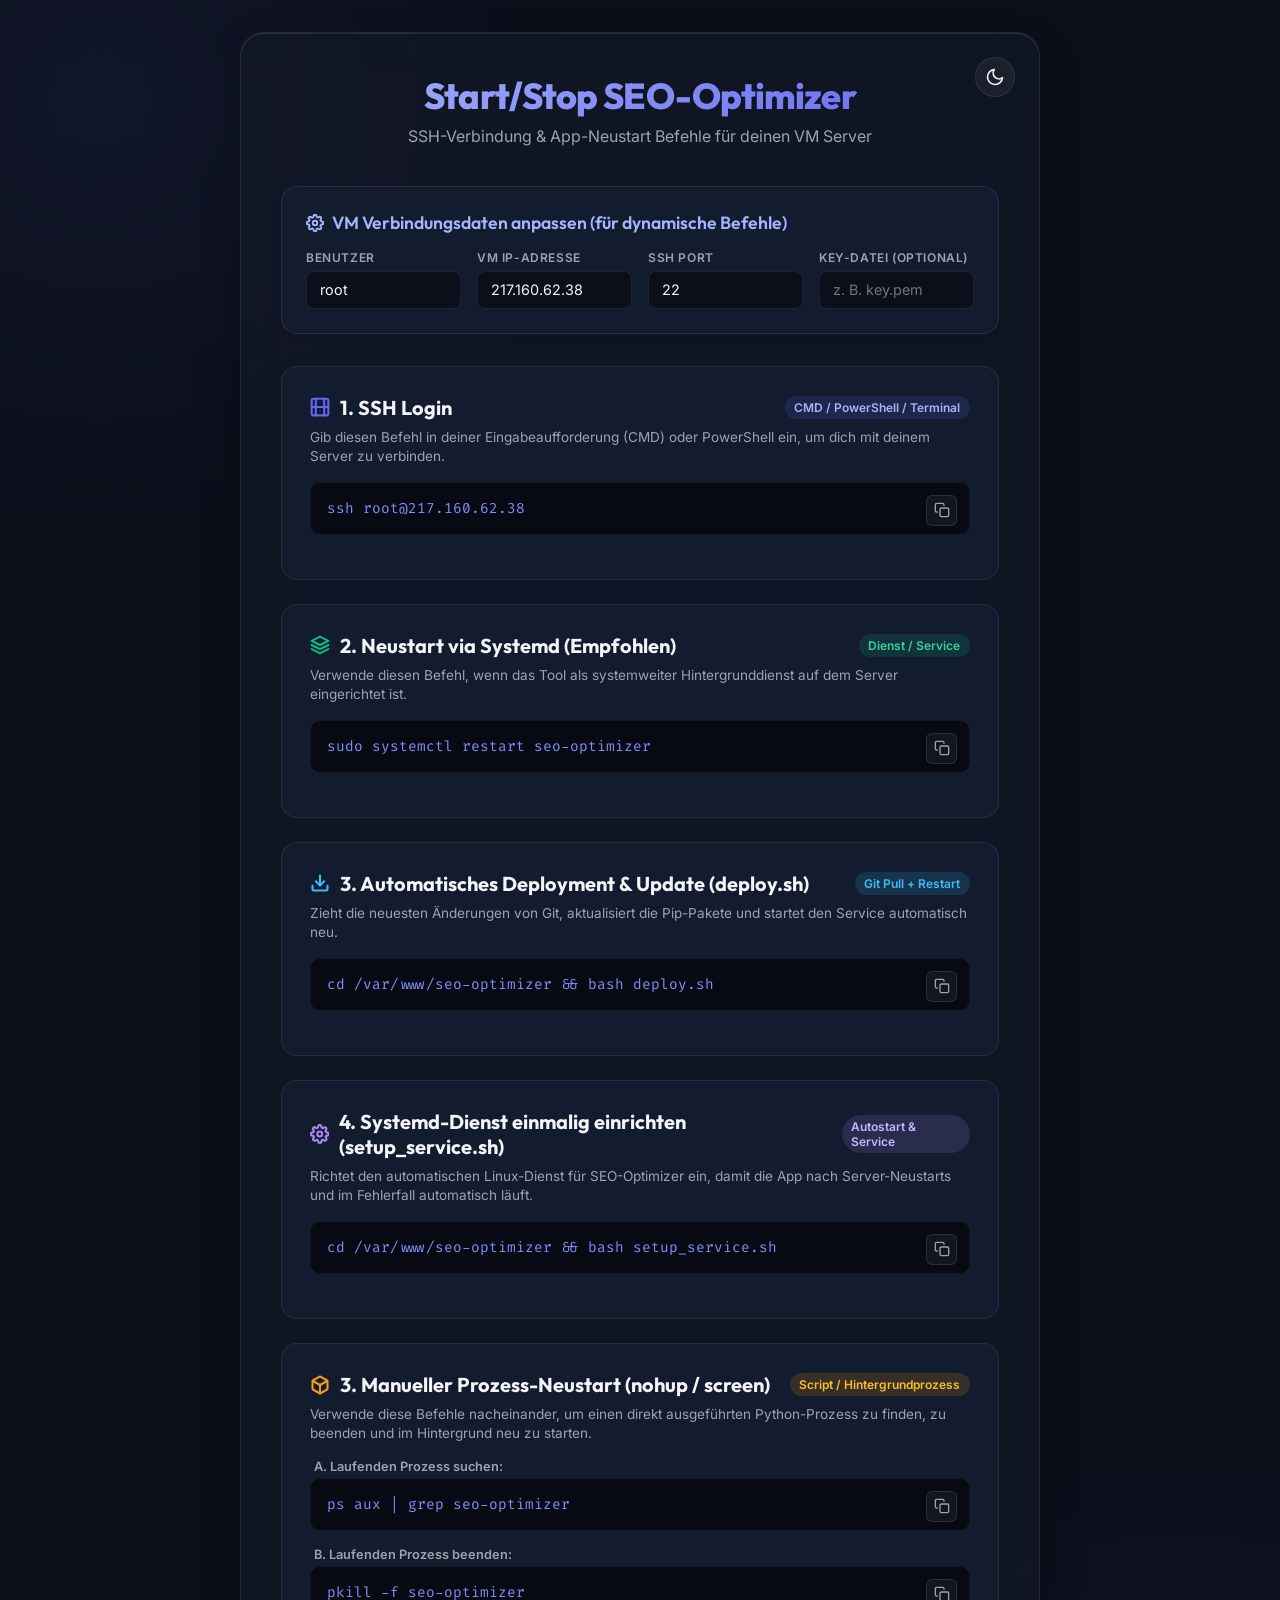
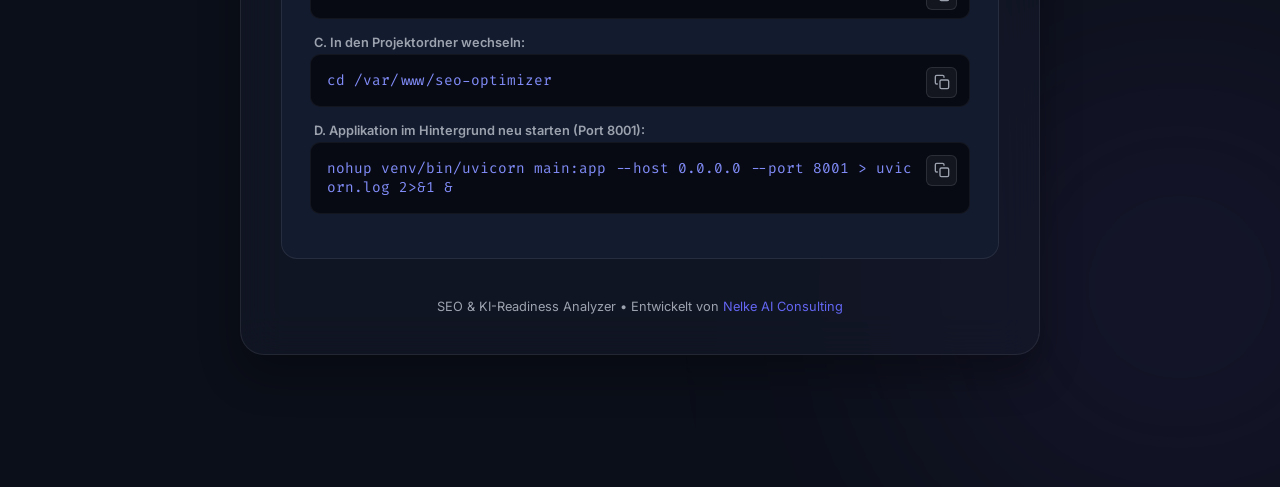
<file: Start-Stop SEO-Optimizer.html>
<!DOCTYPE html>
<html lang="de">
<head>
    <meta charset="UTF-8">
    <meta name="viewport" content="width=device-width, initial-scale=1.0">
    <title>Start/Stop SEO-Optimizer</title>
    <!-- Google Fonts -->
    <link rel="preconnect" href="https://fonts.googleapis.com">
    <link rel="preconnect" href="https://fonts.gstatic.com" crossorigin>
    <link href="https://fonts.googleapis.com/css2?family=Inter:wght@400;500;600;700&family=Outfit:wght@500;600;700;800&family=Fira+Code:wght@400;500&display=swap" rel="stylesheet">
    <style>
        :root {
            --bg-base: #0b0f19;
            --bg-surface: rgba(20, 26, 42, 0.6);
            --bg-card: #131b2e;
            --card-border: rgba(255, 255, 255, 0.08);
            --text-primary: #f3f4f6;
            --text-secondary: #9ca3af;
            --accent-primary: #6366f1;
            --accent-primary-hover: #4f46e5;
            --accent-emerald: #10b981;
            --code-bg: #070a13;
            --glow-color: rgba(99, 102, 241, 0.15);
        }

        .light-mode {
            --bg-base: #f3f4f6;
            --bg-surface: rgba(255, 255, 255, 0.7);
            --bg-card: #ffffff;
            --card-border: rgba(0, 0, 0, 0.08);
            --text-primary: #111827;
            --text-secondary: #4b5563;
            --accent-primary: #4f46e5;
            --accent-primary-hover: #3730a3;
            --code-bg: #f9fafb;
            --glow-color: rgba(79, 70, 229, 0.1);
        }

        .light-mode pre {
            color: #4f46e5;
        }

        .light-mode .btn-copy {
            background: rgba(0, 0, 0, 0.03);
            border: 1px solid rgba(0, 0, 0, 0.08);
        }

        /* Theme Toggle Button */
        .theme-toggle {
            position: absolute;
            top: 1.5rem;
            right: 1.5rem;
            background: rgba(255, 255, 255, 0.05);
            border: 1px solid var(--card-border);
            color: var(--text-primary);
            border-radius: 50%;
            width: 40px;
            height: 40px;
            cursor: pointer;
            display: flex;
            align-items: center;
            justify-content: center;
            transition: all 0.3s ease;
            z-index: 10;
        }

        .light-mode .theme-toggle {
            background: rgba(0, 0, 0, 0.03);
        }

        .theme-toggle:hover {
            background: rgba(255, 255, 255, 0.1);
            transform: scale(1.05);
        }

        .light-mode .theme-toggle:hover {
            background: rgba(0, 0, 0, 0.08);
        }

        .sun-icon {
            display: none;
        }

        .moon-icon {
            display: block;
        }

        .light-mode .sun-icon {
            display: block;
        }

        .light-mode .moon-icon {
            display: none;
        }


        * {
            box-sizing: border-box;
            margin: 0;
            padding: 0;
        }

        body {
            font-family: 'Inter', sans-serif;
            background-color: var(--bg-base);
            color: var(--text-primary);
            min-height: 100vh;
            display: flex;
            justify-content: center;
            align-items: center;
            padding: 2rem 1rem;
            position: relative;
            overflow-x: hidden;
        }

        /* Decorative glowing backgrounds */
        .glow-bg {
            position: absolute;
            width: 400px;
            height: 400px;
            border-radius: 50%;
            filter: blur(150px);
            z-index: 0;
            pointer-events: none;
            opacity: 0.5;
        }

        .bg-indigo {
            top: -100px;
            left: -100px;
            background: rgba(99, 102, 241, 0.3);
        }

        .bg-violet {
            bottom: -100px;
            right: -100px;
            background: rgba(139, 92, 246, 0.3);
        }

        .container {
            width: 100%;
            max-width: 800px;
            background: var(--bg-surface);
            backdrop-filter: blur(20px);
            -webkit-backdrop-filter: blur(20px);
            border: 1px solid var(--card-border);
            border-radius: 24px;
            padding: 2.5rem;
            z-index: 1;
            box-shadow: 0 20px 40px rgba(0, 0, 0, 0.3), 
                        inset 0 1px 0 rgba(255, 255, 255, 0.1);
        }

        header {
            margin-bottom: 2.5rem;
            text-align: center;
        }

        header h1 {
            font-family: 'Outfit', sans-serif;
            font-size: 2.25rem;
            font-weight: 800;
            background: linear-gradient(135deg, #a5b4fc 0%, #6366f1 100%);
            -webkit-background-clip: text;
            -webkit-text-fill-color: transparent;
            margin-bottom: 0.5rem;
            letter-spacing: -0.025em;
        }

        header p {
            color: var(--text-secondary);
            font-size: 1rem;
        }

        .config-section {
            background: var(--bg-card);
            border: 1px solid var(--card-border);
            border-radius: 16px;
            padding: 1.5rem;
            margin-bottom: 2rem;
            box-shadow: 0 4px 6px -1px rgba(0, 0, 0, 0.1);
        }

        .config-title {
            font-family: 'Outfit', sans-serif;
            font-size: 1.1rem;
            font-weight: 600;
            margin-bottom: 1rem;
            color: #a5b4fc;
            display: flex;
            align-items: center;
            gap: 0.5rem;
        }

        .grid-inputs {
            display: grid;
            grid-template-columns: repeat(auto-fit, minmax(150px, 1fr));
            gap: 1rem;
        }

        .input-group {
            display: flex;
            flex-direction: column;
            gap: 0.35rem;
        }

        .input-group label {
            font-size: 0.75rem;
            font-weight: 600;
            text-transform: uppercase;
            letter-spacing: 0.05em;
            color: var(--text-secondary);
        }

        .input-group input {
            background: var(--bg-base);
            border: 1px solid var(--card-border);
            border-radius: 8px;
            padding: 0.6rem 0.8rem;
            color: var(--text-primary);
            font-family: inherit;
            font-size: 0.9rem;
            transition: all 0.2s ease;
        }

        .input-group input:focus {
            outline: none;
            border-color: var(--accent-primary);
            box-shadow: 0 0 0 3px var(--glow-color);
        }

        .card {
            background: var(--bg-card);
            border: 1px solid var(--card-border);
            border-radius: 16px;
            padding: 1.75rem;
            margin-bottom: 1.5rem;
            transition: transform 0.2s ease, box-shadow 0.2s ease;
        }

        .card:hover {
            transform: translateY(-2px);
            box-shadow: 0 12px 20px rgba(0, 0, 0, 0.2);
        }

        .card-header {
            display: flex;
            align-items: center;
            justify-content: space-between;
            margin-bottom: 1rem;
        }

        .card-title {
            font-family: 'Outfit', sans-serif;
            font-size: 1.25rem;
            font-weight: 700;
            color: var(--text-primary);
            display: flex;
            align-items: center;
            gap: 0.6rem;
        }

        .card-subtitle {
            font-size: 0.85rem;
            color: var(--text-secondary);
            margin-top: -0.5rem;
            margin-bottom: 1rem;
            line-height: 1.4;
        }

        .code-container {
            position: relative;
            background: var(--code-bg);
            border: 1px solid rgba(255, 255, 255, 0.05);
            border-radius: 10px;
            padding: 1rem;
            margin-bottom: 1rem;
        }

        pre {
            font-family: 'Fira Code', monospace;
            font-size: 0.9rem;
            overflow-x: auto;
            white-space: pre-wrap;
            word-break: break-all;
            color: #818cf8;
            padding-right: 2.5rem;
        }

        .btn-copy {
            position: absolute;
            top: 0.75rem;
            right: 0.75rem;
            background: rgba(255, 255, 255, 0.05);
            border: 1px solid rgba(255, 255, 255, 0.1);
            color: var(--text-secondary);
            border-radius: 6px;
            padding: 0.4rem;
            cursor: pointer;
            transition: all 0.2s ease;
            display: flex;
            align-items: center;
            justify-content: center;
        }

        .btn-copy:hover {
            background: var(--accent-primary);
            color: white;
            border-color: var(--accent-primary);
        }

        .btn-copy svg {
            width: 16px;
            height: 16px;
            fill: none;
            stroke: currentColor;
            stroke-width: 2;
            stroke-linecap:round;
            stroke-linejoin:round;
        }

        .badge {
            background: rgba(99, 102, 241, 0.15);
            color: #a5b4fc;
            padding: 0.25rem 0.6rem;
            border-radius: 9999px;
            font-size: 0.75rem;
            font-weight: 600;
        }

        .badge-green {
            background: rgba(16, 185, 129, 0.15);
            color: #34d399;
        }

        footer {
            margin-top: 2.5rem;
            text-align: center;
            font-size: 0.8rem;
            color: var(--text-secondary);
        }

        footer a {
            color: var(--accent-primary);
            text-decoration: none;
        }

        footer a:hover {
            text-decoration: underline;
        }

        /* Success feedback animation for copying */
        @keyframes pulseSuccess {
            0% { transform: scale(1); }
            50% { transform: scale(1.1); background-color: var(--accent-emerald); }
            100% { transform: scale(1); }
        }

        .copy-success {
            animation: pulseSuccess 0.4s ease-in-out;
            background-color: var(--accent-emerald) !important;
            color: white !important;
            border-color: var(--accent-emerald) !important;
        }
    </style>
</head>
<body>
    <div class="glow-bg bg-indigo"></div>
    <div class="glow-bg bg-violet"></div>

    <div class="container" style="position: relative;">
        <!-- Theme Toggle Switch -->
        <button class="theme-toggle" id="themeToggleBtn" aria-label="Farbschema umschalten">
            <svg class="moon-icon" viewBox="0 0 24 24" width="20" height="20" fill="none" stroke="currentColor" stroke-width="2" stroke-linecap="round" stroke-linejoin="round">
                <path d="M21 12.79A9 9 0 1 1 11.21 3 7 7 0 0 0 21 12.79z"></path>
            </svg>
            <svg class="sun-icon" viewBox="0 0 24 24" width="20" height="20" fill="none" stroke="currentColor" stroke-width="2" stroke-linecap="round" stroke-linejoin="round">
                <circle cx="12" cy="12" r="5"></circle>
                <line x1="12" y1="1" x2="12" y2="3"></line>
                <line x1="12" y1="21" x2="12" y2="23"></line>
                <line x1="4.22" y1="4.22" x2="5.64" y2="5.64"></line>
                <line x1="18.36" y1="18.36" x2="19.78" y2="19.78"></line>
                <line x1="1" y1="12" x2="3" y2="12"></line>
                <line x1="21" y1="12" x2="23" y2="12"></line>
                <line x1="4.22" y1="19.78" x2="5.64" y2="18.36"></line>
                <line x1="18.36" y1="5.64" x2="19.78" y2="4.22"></line>
            </svg>
        </button>
        <header>
            <h1>Start/Stop SEO-Optimizer</h1>
            <p>SSH-Verbindung &amp; App-Neustart Befehle für deinen VM Server</p>
        </header>

        <!-- CONFIGURATION FORM -->
        <section class="config-section">
            <div class="config-title">
                <svg width="18" height="18" viewBox="0 0 24 24" fill="none" stroke="currentColor" stroke-width="2.5" stroke-linecap="round" stroke-linejoin="round">
                    <circle cx="12" cy="12" r="3"></circle>
                    <path d="M19.4 15a1.65 1.65 0 0 0 .33 1.82l.06.06a2 2 0 1 1-2.83 2.83l-.06-.06a1.65 1.65 0 0 0-1.82-.33 1.65 1.65 0 0 0-1 1.51V21a2 2 0 0 1-4 0v-.09A1.65 1.65 0 0 0 9 19.4a1.65 1.65 0 0 0-1.82.33l-.06.06a2 2 0 1 1-2.83-2.83l.06-.06a1.65 1.65 0 0 0 .33-1.82 1.65 1.65 0 0 0-1.51-1H3a2 2 0 0 1 0-4h.09A1.65 1.65 0 0 0 4.6 9a1.65 1.65 0 0 0-.33-1.82l-.06-.06a2 2 0 1 1 2.83-2.83l.06.06a1.65 1.65 0 0 0 1.82.33H9a1.65 1.65 0 0 0 1-1.51V3a2 2 0 0 1 4 0v.09a1.65 1.65 0 0 0 1 1.51 1.65 1.65 0 0 0 1.82-.33l.06-.06a2 2 0 1 1 2.83 2.83l-.06.06a1.65 1.65 0 0 0-.33 1.82V9a1.65 1.65 0 0 0 1.51 1H21a2 2 0 0 1 0 4h-.09a1.65 1.65 0 0 0-1.51 1z"></path>
                </svg>
                <span>VM Verbindungsdaten anpassen (für dynamische Befehle)</span>
            </div>
            <div class="grid-inputs">
                <div class="input-group">
                    <label for="sshUser">Benutzer</label>
                    <input type="text" id="sshUser" value="root">
                </div>
                <div class="input-group">
                    <label for="sshIp">VM IP-Adresse</label>
                    <input type="text" id="sshIp" value="217.160.62.38">
                </div>
                <div class="input-group">
                    <label for="sshPort">SSH Port</label>
                    <input type="number" id="sshPort" value="22">
                </div>
                <div class="input-group">
                    <label for="sshKey">Key-Datei (Optional)</label>
                    <input type="text" id="sshKey" placeholder="z. B. key.pem">
                </div>
            </div>
        </section>

        <!-- COMMAND CARDS -->

        <!-- SSH LOGIN -->
        <div class="card">
            <div class="card-header">
                <span class="card-title">
                    <svg width="20" height="20" viewBox="0 0 24 24" fill="none" stroke="currentColor" stroke-width="2.5" stroke-linecap="round" stroke-linejoin="round" style="color: var(--accent-primary)">
                        <rect x="2" y="2" width="20" height="20" rx="2.18" ry="2.18"></rect>
                        <line x1="7" y1="2" x2="7" y2="22"></line>
                        <line x1="17" y1="2" x2="17" y2="22"></line>
                        <line x1="2" y1="12" x2="22" y2="12"></line>
                    </svg>
                    1. SSH Login
                </span>
                <span class="badge">CMD / PowerShell / Terminal</span>
            </div>
            <div class="card-subtitle">Gib diesen Befehl in deiner Eingabeaufforderung (CMD) oder PowerShell ein, um dich mit deinem Server zu verbinden.</div>
            <div class="code-container">
                <pre id="sshCmd">ssh root@217.160.62.38</pre>
                <button class="btn-copy" onclick="copyText('sshCmd', this)" title="Kopieren">
                    <svg viewBox="0 0 24 24"><rect x="9" y="9" width="13" height="13" rx="2" ry="2"></rect><path d="M5 15H4a2 2 0 0 1-2-2V4a2 2 0 0 1 2-2h9a2 2 0 0 1 2 2v1"></path></svg>
                </button>
            </div>
        </div>

        <!-- RESTART OPTION A: SYSTEMD -->
        <div class="card">
            <div class="card-header">
                <span class="card-title">
                    <svg width="20" height="20" viewBox="0 0 24 24" fill="none" stroke="currentColor" stroke-width="2.5" stroke-linecap="round" stroke-linejoin="round" style="color: var(--accent-emerald)">
                        <polygon points="12 2 2 7 12 12 22 7 12 2"></polygon>
                        <polyline points="2 17 12 22 22 17"></polyline>
                        <polyline points="2 12 12 17 22 12"></polyline>
                    </svg>
                    2. Neustart via Systemd (Empfohlen)
                </span>
                <span class="badge badge-green">Dienst / Service</span>
            </div>
            <div class="card-subtitle">Verwende diesen Befehl, wenn das Tool als systemweiter Hintergrunddienst auf dem Server eingerichtet ist.</div>
            <div class="code-container">
                <pre id="systemdCmd">sudo systemctl restart seo-optimizer</pre>
                <button class="btn-copy" onclick="copyText('systemdCmd', this)" title="Kopieren">
                    <svg viewBox="0 0 24 24"><rect x="9" y="9" width="13" height="13" rx="2" ry="2"></rect><path d="M5 15H4a2 2 0 0 1-2-2V4a2 2 0 0 1 2-2h9a2 2 0 0 1 2 2v1"></path></svg>
                </button>
            </div>
        </div>

        <!-- AUTO DEPLOYMENT SCRIPT -->
        <div class="card">
            <div class="card-header">
                <span class="card-title">
                    <svg width="20" height="20" viewBox="0 0 24 24" fill="none" stroke="currentColor" stroke-width="2.5" stroke-linecap="round" stroke-linejoin="round" style="color: #38bdf8">
                        <path d="M21 15v4a2 2 0 0 1-2 2H5a2 2 0 0 1-2-2v-4"></path>
                        <polyline points="7 10 12 15 17 10"></polyline>
                        <line x1="12" y1="15" x2="12" y2="3"></line>
                    </svg>
                    3. Automatisches Deployment &amp; Update (deploy.sh)
                </span>
                <span class="badge" style="background: rgba(56, 189, 248, 0.15); color: #38bdf8;">Git Pull + Restart</span>
            </div>
            <div class="card-subtitle">Zieht die neuesten Änderungen von Git, aktualisiert die Pip-Pakete und startet den Service automatisch neu.</div>
            <div class="code-container">
                <pre id="deployCmd">cd /var/www/seo-optimizer && bash deploy.sh</pre>
                <button class="btn-copy" onclick="copyText('deployCmd', this)" title="Kopieren">
                    <svg viewBox="0 0 24 24"><rect x="9" y="9" width="13" height="13" rx="2" ry="2"></rect><path d="M5 15H4a2 2 0 0 1-2-2V4a2 2 0 0 1 2-2h9a2 2 0 0 1 2 2v1"></path></svg>
                </button>
            </div>
        </div>

        <!-- SERVICE SETUP SCRIPT -->
        <div class="card">
            <div class="card-header">
                <span class="card-title">
                    <svg width="20" height="20" viewBox="0 0 24 24" fill="none" stroke="currentColor" stroke-width="2.5" stroke-linecap="round" stroke-linejoin="round" style="color: #a78bfa">
                        <circle cx="12" cy="12" r="3"></circle>
                        <path d="M19.4 15a1.65 1.65 0 0 0 .33 1.82l.06.06a2 2 0 1 1-2.83 2.83l-.06-.06a1.65 1.65 0 0 0-1.82-.33 1.65 1.65 0 0 0-1 1.51V21a2 2 0 0 1-4 0v-.09A1.65 1.65 0 0 0 9 19.4a1.65 1.65 0 0 0-1.82.33l-.06.06a2 2 0 1 1-2.83-2.83l.06-.06a1.65 1.65 0 0 0 .33-1.82 1.65 1.65 0 0 0-1.51-1H3a2 2 0 0 1 0-4h.09A1.65 1.65 0 0 0 4.6 9a1.65 1.65 0 0 0-.33-1.82l-.06-.06a2 2 0 1 1 2.83-2.83l.06.06a1.65 1.65 0 0 0 1.82.33H9a1.65 1.65 0 0 0 1-1.51V3a2 2 0 0 1 4 0v.09a1.65 1.65 0 0 0 1 1.51 1.65 1.65 0 0 0 1.82-.33l.06-.06a2 2 0 1 1 2.83 2.83l-.06.06a1.65 1.65 0 0 0-.33 1.82V9a1.65 1.65 0 0 0 1.51 1H21a2 2 0 0 1 0 4h-.09a1.65 1.65 0 0 0-1.51 1z"></path>
                    </svg>
                    4. Systemd-Dienst einmalig einrichten (setup_service.sh)
                </span>
                <span class="badge" style="background: rgba(167, 139, 250, 0.15); color: #c4b5fd;">Autostart &amp; Service</span>
            </div>
            <div class="card-subtitle">Richtet den automatischen Linux-Dienst für SEO-Optimizer ein, damit die App nach Server-Neustarts und im Fehlerfall automatisch läuft.</div>
            <div class="code-container">
                <pre id="setupServiceCmd">cd /var/www/seo-optimizer && bash setup_service.sh</pre>
                <button class="btn-copy" onclick="copyText('setupServiceCmd', this)" title="Kopieren">
                    <svg viewBox="0 0 24 24"><rect x="9" y="9" width="13" height="13" rx="2" ry="2"></rect><path d="M5 15H4a2 2 0 0 1-2-2V4a2 2 0 0 1 2-2h9a2 2 0 0 1 2 2v1"></path></svg>
                </button>
            </div>
        </div>

        <!-- RESTART OPTION B: MANUAL PROCESS -->
        <div class="card">
            <div class="card-header">
                <span class="card-title">
                    <svg width="20" height="20" viewBox="0 0 24 24" fill="none" stroke="currentColor" stroke-width="2.5" stroke-linecap="round" stroke-linejoin="round" style="color: #f59e0b">
                        <path d="M21 16V8a2 2 0 0 0-1-1.73l-7-4a2 2 0 0 0-2 0l-7 4A2 2 0 0 0 3 8v8a2 2 0 0 0 1 1.73l7 4a2 2 0 0 0 2 0l7-4A2 2 0 0 0 21 16z"></path>
                        <polyline points="3.27 6.96 12 12.01 20.73 6.96"></polyline>
                        <line x1="12" y1="22.08" x2="12" y2="12"></line>
                    </svg>
                    3. Manueller Prozess-Neustart (nohup / screen)
                </span>
                <span class="badge" style="background: rgba(245, 158, 11, 0.15); color: #fbbf24;">Script / Hintergrundprozess</span>
            </div>
            <div class="card-subtitle">Verwende diese Befehle nacheinander, um einen direkt ausgeführten Python-Prozess zu finden, zu beenden und im Hintergrund neu zu starten.</div>
            
            <div style="font-size: 0.8rem; margin: 1rem 0 0.25rem 0.25rem; font-weight: 600; color: var(--text-secondary);">A. Laufenden Prozess suchen:</div>
            <div class="code-container">
                <pre id="findCmd">ps aux | grep seo-optimizer</pre>
                <button class="btn-copy" onclick="copyText('findCmd', this)" title="Kopieren">
                    <svg viewBox="0 0 24 24"><rect x="9" y="9" width="13" height="13" rx="2" ry="2"></rect><path d="M5 15H4a2 2 0 0 1-2-2V4a2 2 0 0 1 2-2h9a2 2 0 0 1 2 2v1"></path></svg>
                </button>
            </div>

            <div style="font-size: 0.8rem; margin: 1rem 0 0.25rem 0.25rem; font-weight: 600; color: var(--text-secondary);">B. Laufenden Prozess beenden:</div>
            <div class="code-container">
                <pre id="killCmd">pkill -f seo-optimizer</pre>
                <button class="btn-copy" onclick="copyText('killCmd', this)" title="Kopieren">
                    <svg viewBox="0 0 24 24"><rect x="9" y="9" width="13" height="13" rx="2" ry="2"></rect><path d="M5 15H4a2 2 0 0 1-2-2V4a2 2 0 0 1 2-2h9a2 2 0 0 1 2 2v1"></path></svg>
                </button>
            </div>

            <div style="font-size: 0.8rem; margin: 1rem 0 0.25rem 0.25rem; font-weight: 600; color: var(--text-secondary);">C. In den Projektordner wechseln:</div>
            <div class="code-container">
                <pre id="cdCmd">cd /var/www/seo-optimizer</pre>
                <button class="btn-copy" onclick="copyText('cdCmd', this)" title="Kopieren">
                    <svg viewBox="0 0 24 24"><rect x="9" y="9" width="13" height="13" rx="2" ry="2"></rect><path d="M5 15H4a2 2 0 0 1-2-2V4a2 2 0 0 1 2-2h9a2 2 0 0 1 2 2v1"></path></svg>
                </button>
            </div>

            <div style="font-size: 0.8rem; margin: 1rem 0 0.25rem 0.25rem; font-weight: 600; color: var(--text-secondary);">D. Applikation im Hintergrund neu starten (Port 8001):</div>
            <div class="code-container">
                <pre id="startCmd">nohup venv/bin/uvicorn main:app --host 0.0.0.0 --port 8001 > uvicorn.log 2>&1 &</pre>
                <button class="btn-copy" onclick="copyText('startCmd', this)" title="Kopieren">
                    <svg viewBox="0 0 24 24"><rect x="9" y="9" width="13" height="13" rx="2" ry="2"></rect><path d="M5 15H4a2 2 0 0 1-2-2V4a2 2 0 0 1 2-2h9a2 2 0 0 1 2 2v1"></path></svg>
                </button>
            </div>
        </div>

        <footer>
            <p>SEO &amp; KI-Readiness Analyzer • Entwickelt von <a href="https://nelke.com" target="_blank">Nelke AI Consulting</a></p>
        </footer>
    </div>

    <!-- JS Logic -->
    <script>
        const sshUser = document.getElementById('sshUser');
        const sshIp = document.getElementById('sshIp');
        const sshPort = document.getElementById('sshPort');
        const sshKey = document.getElementById('sshKey');
        const sshCmd = document.getElementById('sshCmd');

        function updateSshCommand() {
            const user = sshUser.value.trim() || 'root';
            const ip = sshIp.value.trim() || '217.160.62.38';
            const port = parseInt(sshPort.value, 10) || 22;
            const key = sshKey.value.trim();

            let cmd = 'ssh';
            if (key) {
                cmd += ` -i "${key}"`;
            }
            if (port !== 22) {
                cmd += ` -p ${port}`;
            }
            cmd += ` ${user}@${ip}`;
            
            sshCmd.textContent = cmd;
        }

        [sshUser, sshIp, sshPort, sshKey].forEach(input => {
            input.addEventListener('input', updateSshCommand);
        });

        function copyText(elementId, btn) {
            const text = document.getElementById(elementId).textContent;
            navigator.clipboard.writeText(text).then(() => {
                btn.classList.add('copy-success');
                setTimeout(() => {
                    btn.classList.remove('copy-success');
                }, 1500);
            }).catch(err => {
                console.error('Kopieren fehlgeschlagen: ', err);
            });
        }

        // Theme Manager
        const themeToggleBtn = document.getElementById('themeToggleBtn');
        const htmlElement = document.documentElement;

        const savedTheme = localStorage.getItem('theme') || 'dark';
        if (savedTheme === 'light') {
            htmlElement.classList.add('light-mode');
        }

        themeToggleBtn.addEventListener('click', () => {
            if (htmlElement.classList.contains('light-mode')) {
                htmlElement.classList.remove('light-mode');
                localStorage.setItem('theme', 'dark');
            } else {
                htmlElement.classList.add('light-mode');
                localStorage.setItem('theme', 'light');
            }
        });
    </script>
</body>
</html>
</file>
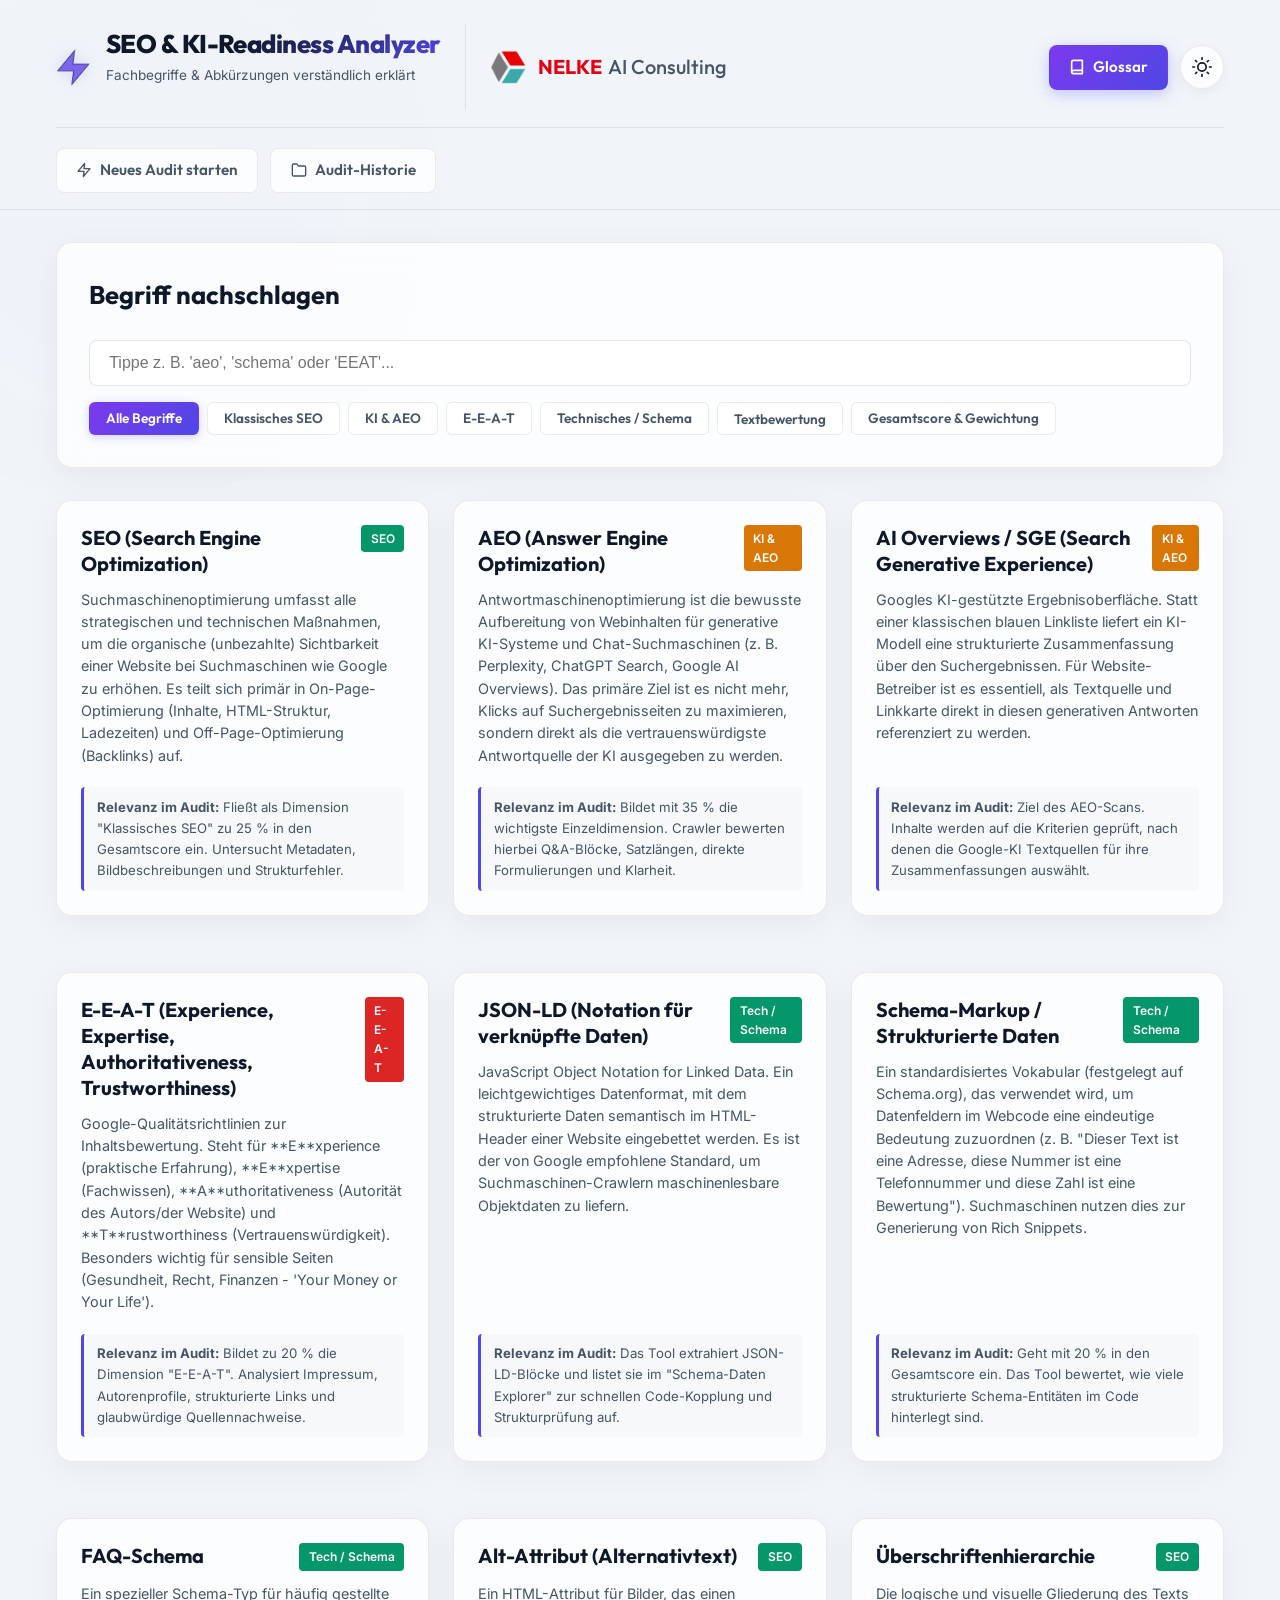
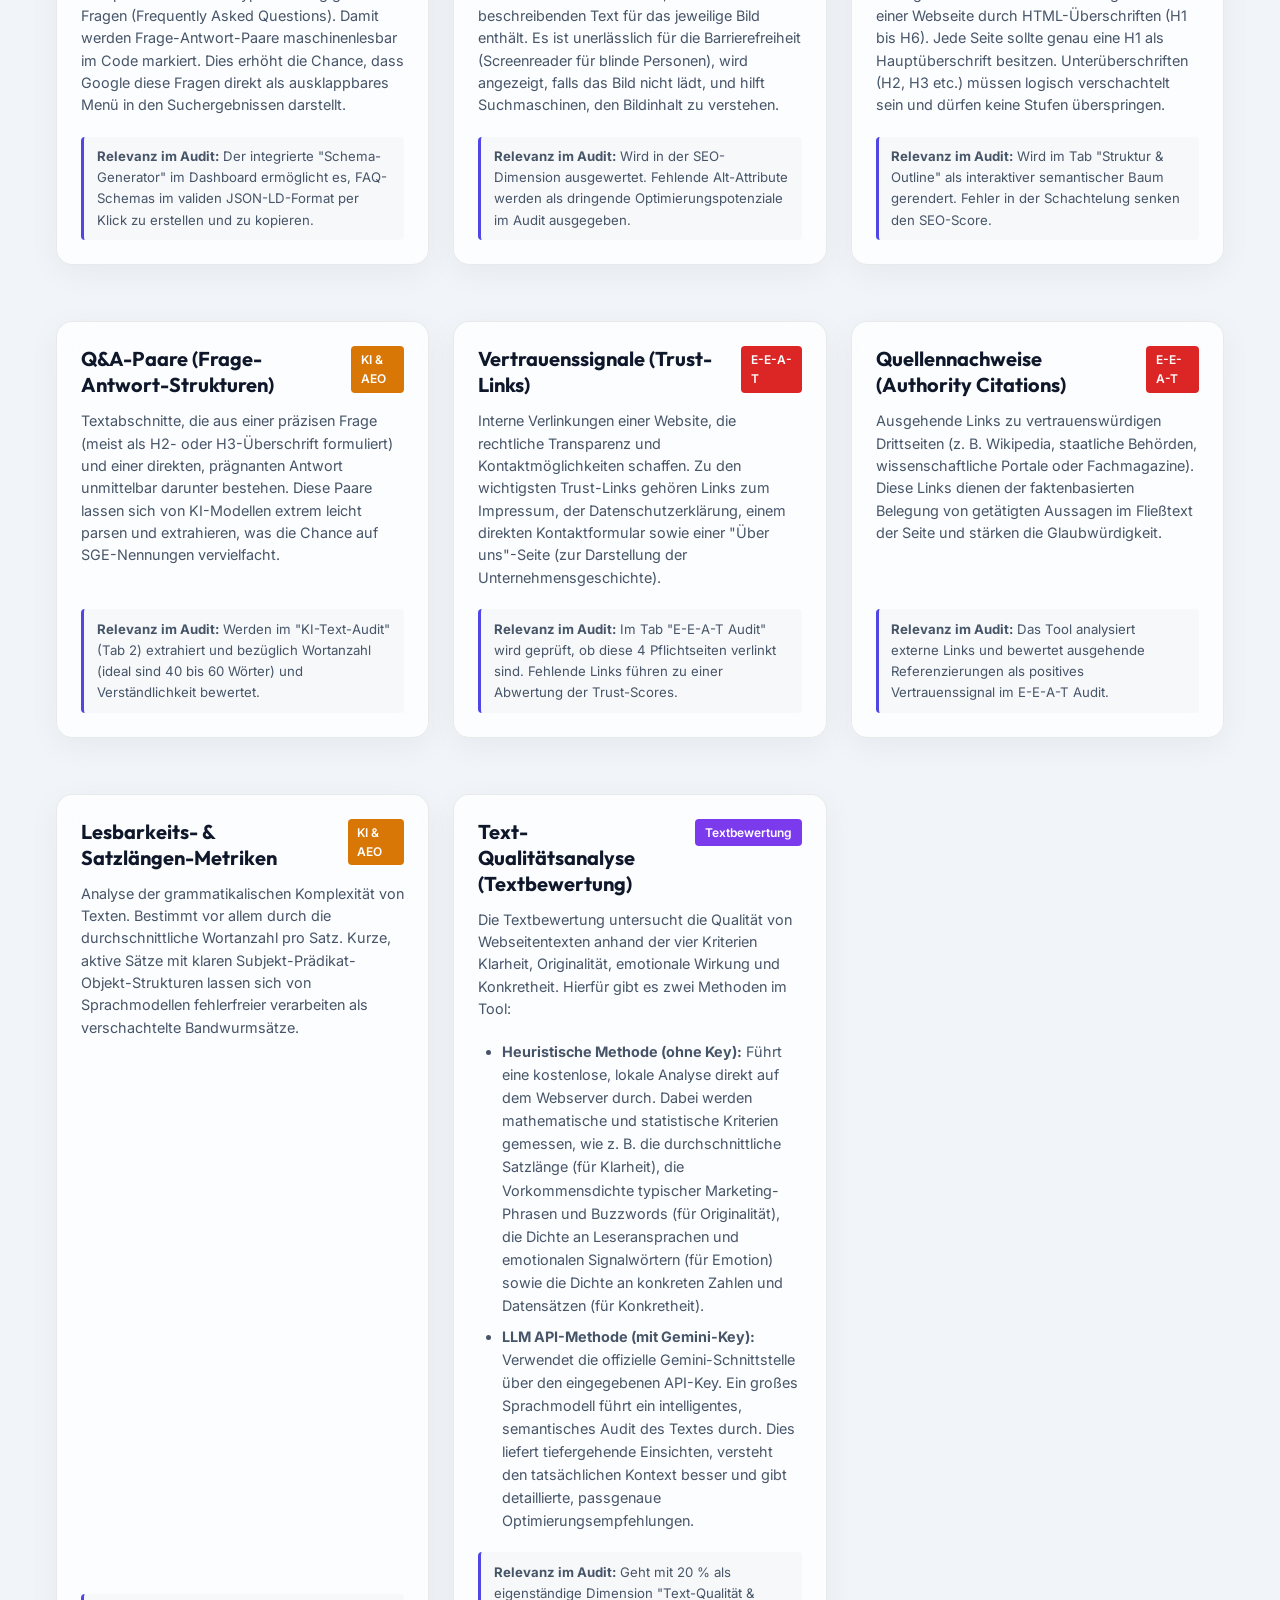
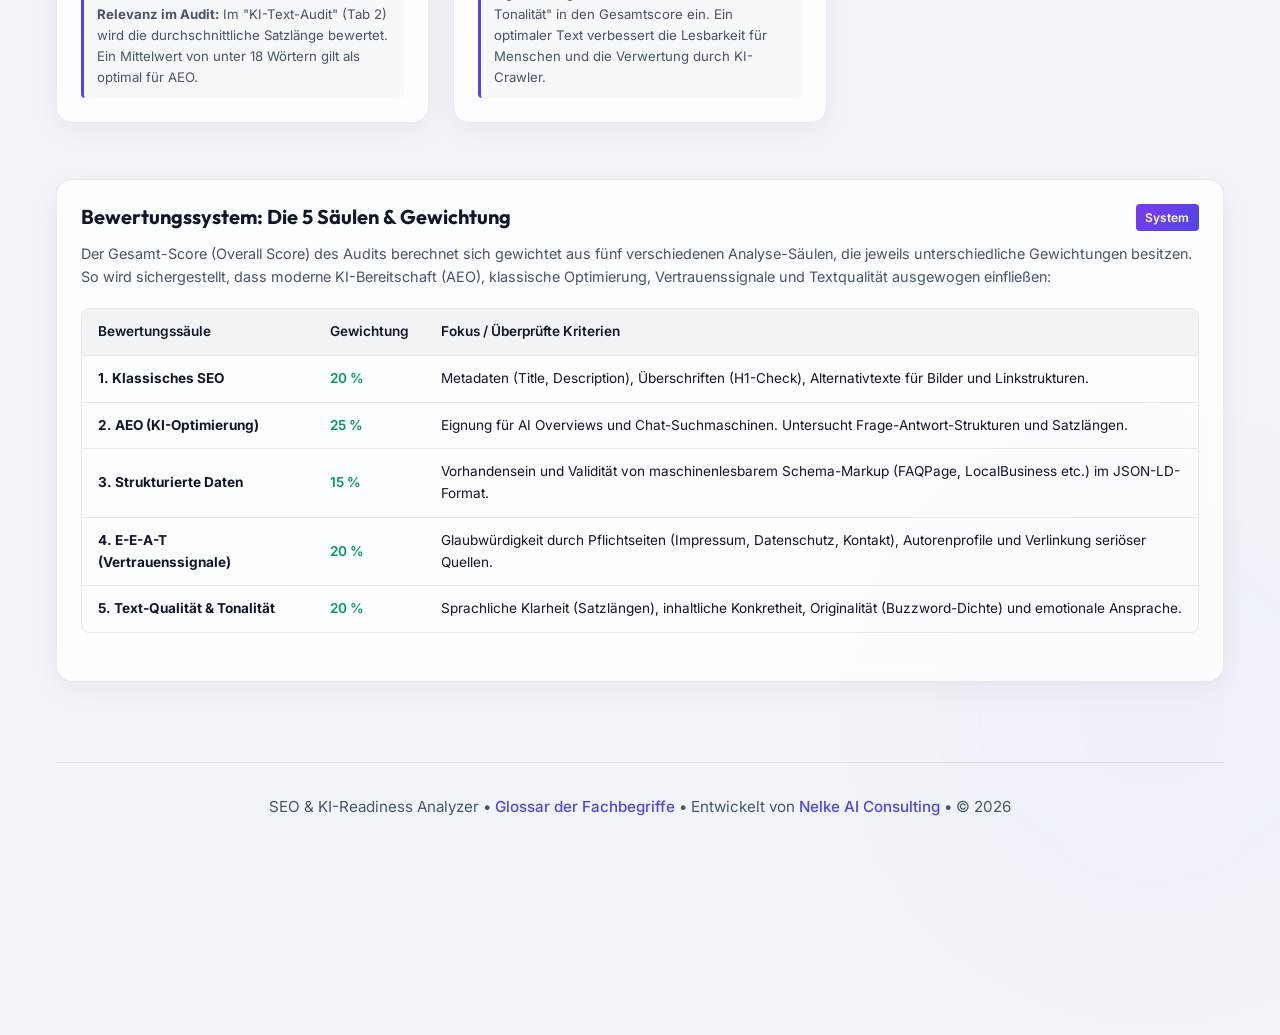
<file: static/glossary.html>
<!DOCTYPE html>
<html lang="de">
<head>
    <meta charset="UTF-8">
    <meta name="viewport" content="width=device-width, initial-scale=1.0">
    <title>SEO & KI-Readiness Analyzer | Glossar</title>
    <!-- Google Fonts -->
    <link rel="preconnect" href="https://fonts.googleapis.com">
    <link rel="preconnect" href="https://fonts.gstatic.com" crossorigin>
    <link href="https://fonts.googleapis.com/css2?family=Inter:wght@300;400;500;600;700&family=Outfit:wght@400;500;600;700;800&display=swap" rel="stylesheet">
    <link rel="icon" type="image/x-icon" href="/static/favicon.ico">
    <link rel="stylesheet" href="/static/style.css">
</head>
<body>
    <div class="glow-bg bg-violet"></div>
    <div class="glow-bg bg-indigo"></div>

    <!-- STICKY HEADER & NAV WRAPPER -->
    <div class="sticky-nav-wrapper">
        <div class="container">
            <!-- HEADER -->
            <header class="glossary-header">
                <div style="display: flex; align-items: center; gap: 1.5rem; flex-wrap: wrap;">
                    <div class="logo-container">
                        <img src="/static/seo-optimizer-logo.png" alt="SEO & KI-Readiness Analyzer Logo" class="header-logo" style="height: 38px; width: auto; border-radius: 6px; display: block; filter: drop-shadow(0 0 8px rgba(99, 102, 241, 0.25));">
                        <div class="logo-text">
                            <h1>SEO & KI-Readiness Analyzer</h1>
                            <p>Fachbegriffe & Abkürzungen verständlich erklärt</p>
                        </div>
                    </div>
                    <a href="https://nelke.com" target="_blank" class="nelke-logo-link" style="display: flex; align-items: center; gap: 0.75rem; text-decoration: none; transition: transform 0.3s ease;">
                        <img src="/static/quadar.png" alt="Nelke Logo" style="height: 36px; width: auto; display: block; transition: transform 0.4s cubic-bezier(0.16, 1, 0.3, 1);">
                        <span style="font-family: 'Space Grotesk', 'Outfit', sans-serif; font-size: 1.25rem; font-weight: 500; color: var(--text-primary); display: flex; gap: 0.35rem; align-items: center;">
                            <span style="font-weight: 700; color: #E50013;">NELKE</span>
                            <span style="color: var(--text-secondary);">AI Consulting</span>
                        </span>
                    </a>
                </div>
                
                <div class="glossary-header-actions">
                    <!-- Glossar Link -->
                    <a href="/glossar" class="nav-btn active" id="navGlossaryBtn" style="text-decoration: none; display: inline-flex; align-items: center; gap: 0.5rem;">
                        <svg class="btn-icon-svg" viewBox="0 0 24 24" width="16" height="16" fill="none" stroke="currentColor" stroke-width="2.5" stroke-linecap="round" stroke-linejoin="round">
                            <path d="M4 19.5A2.5 2.5 0 0 1 6.5 17H20"></path>
                            <path d="M6.5 2H20v20H6.5A2.5 2.5 0 0 1 4 19.5v-15A2.5 2.5 0 0 1 6.5 2z"></path>
                        </svg>
                        <span>Glossar</span>
                    </a>
                    <!-- Theme Toggle Switch -->
                    <button class="theme-toggle" id="themeToggleBtn" aria-label="Farbschema umschalten">
                        <svg class="moon-icon" viewBox="0 0 24 24">
                            <path d="M21 12.79A9 9 0 1 1 11.21 3 7 7 0 0 0 21 12.79z"></path>
                        </svg>
                        <svg class="sun-icon" viewBox="0 0 24 24">
                            <circle cx="12" cy="12" r="5"></circle>
                            <line x1="12" y1="1" x2="12" y2="3"></line>
                            <line x1="12" y1="21" x2="12" y2="23"></line>
                            <line x1="4.22" y1="4.22" x2="5.64" y2="5.64"></line>
                            <line x1="18.36" y1="18.36" x2="19.78" y2="19.78"></line>
                            <line x1="1" y1="12" x2="3" y2="12"></line>
                            <line x1="21" y1="12" x2="23" y2="12"></line>
                            <line x1="4.22" y1="19.78" x2="5.64" y2="18.36"></line>
                            <line x1="18.36" y1="5.64" x2="19.78" y2="4.22"></line>
                        </svg>
                    </button>
                </div>
            </header>
            
            <!-- GLOBAL NAVIGATION -->
            <nav class="global-nav">
                <a href="/#audit" class="nav-btn" style="text-decoration: none; display: inline-flex; align-items: center; gap: 0.5rem;">
                    <svg class="btn-icon-svg" viewBox="0 0 24 24" width="16" height="16" fill="none" stroke="currentColor" stroke-width="2" stroke-linecap="round" stroke-linejoin="round">
                        <polygon points="13 2 3 14 12 14 11 22 21 10 12 10 13 2"></polygon>
                    </svg>
                    <span>Neues Audit starten</span>
                </a>
                <a href="/#history" class="nav-btn" style="text-decoration: none; display: inline-flex; align-items: center; gap: 0.5rem;">
                    <svg class="btn-icon-svg" viewBox="0 0 24 24" width="16" height="16" fill="none" stroke="currentColor" stroke-width="2" stroke-linecap="round" stroke-linejoin="round">
                        <path d="M22 19a2 2 0 0 1-2 2H4a2 2 0 0 1-2-2V5a2 2 0 0 1 2-2h5l2 3h9a2 2 0 0 1 2 2z"></path>
                    </svg>
                    <span>Audit-Historie</span>
                </a>
            </nav>
        </div>
    </div>

    <div class="container">

        <!-- SEARCH & FILTER SECTION -->
        <section class="card glossary-search-bar">
            <h2>Begriff nachschlagen</h2>
            <input type="text" id="glossarySearchInput" placeholder="Tippe z. B. 'aeo', 'schema' oder 'EEAT'..." autocomplete="off">
            <div class="glossary-filters">
                <button class="filter-btn active" data-filter="all">Alle Begriffe</button>
                <button class="filter-btn" data-filter="seo">Klassisches SEO</button>
                <button class="filter-btn" data-filter="aeo">KI & AEO</button>
                <button class="filter-btn" data-filter="eeat">E-E-A-T</button>
                <button class="filter-btn" data-filter="tech">Technisches / Schema</button>
                <button class="filter-btn" data-filter="text">Textbewertung</button>
                <button class="filter-btn" data-filter="score">Gesamtscore &amp; Gewichtung</button>
            </div>
        </section>

        <!-- GLOSSARY ITEMS GRID -->
        <main class="glossary-grid" id="glossaryGrid">

            <!-- Card 1: SEO -->
            <div class="card glossary-card" data-category="seo" id="seo">
                <div class="glossary-card-header">
                    <h3>SEO (Search Engine Optimization)</h3>
                    <span class="badge badge-success">SEO</span>
                </div>
                <p>Suchmaschinenoptimierung umfasst alle strategischen und technischen Maßnahmen, um die organische (unbezahlte) Sichtbarkeit einer Website bei Suchmaschinen wie Google zu erhöhen. Es teilt sich primär in On-Page-Optimierung (Inhalte, HTML-Struktur, Ladezeiten) und Off-Page-Optimierung (Backlinks) auf.</p>
                <div class="glossary-context">
                    <strong>Relevanz im Audit:</strong> Fließt als Dimension "Klassisches SEO" zu 25 % in den Gesamtscore ein. Untersucht Metadaten, Bildbeschreibungen und Strukturfehler.
                </div>
            </div>

            <!-- Card 2: AEO -->
            <div class="card glossary-card" data-category="aeo" id="aeo">
                <div class="glossary-card-header">
                    <h3>AEO (Answer Engine Optimization)</h3>
                    <span class="badge badge-warning">KI & AEO</span>
                </div>
                <p>Antwortmaschinenoptimierung ist die bewusste Aufbereitung von Webinhalten für generative KI-Systeme und Chat-Suchmaschinen (z. B. Perplexity, ChatGPT Search, Google AI Overviews). Das primäre Ziel ist es nicht mehr, Klicks auf Suchergebnisseiten zu maximieren, sondern direkt als die vertrauenswürdigste Antwortquelle der KI ausgegeben zu werden.</p>
                <div class="glossary-context">
                    <strong>Relevanz im Audit:</strong> Bildet mit 35 % die wichtigste Einzeldimension. Crawler bewerten hierbei Q&A-Blöcke, Satzlängen, direkte Formulierungen und Klarheit.
                </div>
            </div>

            <!-- Card 3: SGE / AI Overviews -->
            <div class="card glossary-card" data-category="aeo" id="sge">
                <div class="glossary-card-header">
                    <h3>AI Overviews / SGE (Search Generative Experience)</h3>
                    <span class="badge badge-warning">KI & AEO</span>
                </div>
                <p>Googles KI-gestützte Ergebnisoberfläche. Statt einer klassischen blauen Linkliste liefert ein KI-Modell eine strukturierte Zusammenfassung über den Suchergebnissen. Für Website-Betreiber ist es essentiell, als Textquelle und Linkkarte direkt in diesen generativen Antworten referenziert zu werden.</p>
                <div class="glossary-context">
                    <strong>Relevanz im Audit:</strong> Ziel des AEO-Scans. Inhalte werden auf die Kriterien geprüft, nach denen die Google-KI Textquellen für ihre Zusammenfassungen auswählt.
                </div>
            </div>

            <!-- Card 4: E-E-A-T -->
            <div class="card glossary-card" data-category="eeat" id="eeat">
                <div class="glossary-card-header">
                    <h3>E-E-A-T (Experience, Expertise, Authoritativeness, Trustworthiness)</h3>
                    <span class="badge badge-danger">E-E-A-T</span>
                </div>
                <p>Google-Qualitätsrichtlinien zur Inhaltsbewertung. Steht für **E**xperience (praktische Erfahrung), **E**xpertise (Fachwissen), **A**uthoritativeness (Autorität des Autors/der Website) und **T**rustworthiness (Vertrauenswürdigkeit). Besonders wichtig für sensible Seiten (Gesundheit, Recht, Finanzen - 'Your Money or Your Life').</p>
                <div class="glossary-context">
                    <strong>Relevanz im Audit:</strong> Bildet zu 20 % die Dimension "E-E-A-T". Analysiert Impressum, Autorenprofile, strukturierte Links und glaubwürdige Quellennachweise.
                </div>
            </div>

            <!-- Card 5: JSON-LD -->
            <div class="card glossary-card" data-category="tech" id="json-ld">
                <div class="glossary-card-header">
                    <h3>JSON-LD (Notation für verknüpfte Daten)</h3>
                    <span class="badge badge-success">Tech / Schema</span>
                </div>
                <p>JavaScript Object Notation for Linked Data. Ein leichtgewichtiges Datenformat, mit dem strukturierte Daten semantisch im HTML-Header einer Website eingebettet werden. Es ist der von Google empfohlene Standard, um Suchmaschinen-Crawlern maschinenlesbare Objektdaten zu liefern.</p>
                <div class="glossary-context">
                    <strong>Relevanz im Audit:</strong> Das Tool extrahiert JSON-LD-Blöcke und listet sie im "Schema-Daten Explorer" zur schnellen Code-Kopplung und Strukturprüfung auf.
                </div>
            </div>

            <!-- Card 6: Schema-Markup -->
            <div class="card glossary-card" data-category="tech" id="schema">
                <div class="glossary-card-header">
                    <h3>Schema-Markup / Strukturierte Daten</h3>
                    <span class="badge badge-success">Tech / Schema</span>
                </div>
                <p>Ein standardisiertes Vokabular (festgelegt auf Schema.org), das verwendet wird, um Datenfeldern im Webcode eine eindeutige Bedeutung zuzuordnen (z. B. "Dieser Text ist eine Adresse, diese Nummer ist eine Telefonnummer und diese Zahl ist eine Bewertung"). Suchmaschinen nutzen dies zur Generierung von Rich Snippets.</p>
                <div class="glossary-context">
                    <strong>Relevanz im Audit:</strong> Geht mit 20 % in den Gesamtscore ein. Das Tool bewertet, wie viele strukturierte Schema-Entitäten im Code hinterlegt sind.
                </div>
            </div>

            <!-- Card 7: FAQ-Schema -->
            <div class="card glossary-card" data-category="tech" id="faq-schema">
                <div class="glossary-card-header">
                    <h3>FAQ-Schema</h3>
                    <span class="badge badge-success">Tech / Schema</span>
                </div>
                <p>Ein spezieller Schema-Typ für häufig gestellte Fragen (Frequently Asked Questions). Damit werden Frage-Antwort-Paare maschinenlesbar im Code markiert. Dies erhöht die Chance, dass Google diese Fragen direkt als ausklappbares Menü in den Suchergebnissen darstellt.</p>
                <div class="glossary-context">
                    <strong>Relevanz im Audit:</strong> Der integrierte "Schema-Generator" im Dashboard ermöglicht es, FAQ-Schemas im validen JSON-LD-Format per Klick zu erstellen und zu kopieren.
                </div>
            </div>

            <!-- Card 8: Alt-Attribut (Alt-Text) -->
            <div class="card glossary-card" data-category="seo" id="alt-text">
                <div class="glossary-card-header">
                    <h3>Alt-Attribut (Alternativtext)</h3>
                    <span class="badge badge-success">SEO</span>
                </div>
                <p>Ein HTML-Attribut für Bilder, das einen beschreibenden Text für das jeweilige Bild enthält. Es ist unerlässlich für die Barrierefreiheit (Screenreader für blinde Personen), wird angezeigt, falls das Bild nicht lädt, und hilft Suchmaschinen, den Bildinhalt zu verstehen.</p>
                <div class="glossary-context">
                    <strong>Relevanz im Audit:</strong> Wird in der SEO-Dimension ausgewertet. Fehlende Alt-Attribute werden als dringende Optimierungspotenziale im Audit ausgegeben.
                </div>
            </div>

            <!-- Card 9: Überschriftenhierarchie (Outline) -->
            <div class="card glossary-card" data-category="seo" id="outline">
                <div class="glossary-card-header">
                    <h3>Überschriftenhierarchie</h3>
                    <span class="badge badge-success">SEO</span>
                </div>
                <p>Die logische und visuelle Gliederung des Texts einer Webseite durch HTML-Überschriften (H1 bis H6). Jede Seite sollte genau eine H1 als Hauptüberschrift besitzen. Unterüberschriften (H2, H3 etc.) müssen logisch verschachtelt sein und dürfen keine Stufen überspringen.</p>
                <div class="glossary-context">
                    <strong>Relevanz im Audit:</strong> Wird im Tab "Struktur & Outline" als interaktiver semantischer Baum gerendert. Fehler in der Schachtelung senken den SEO-Score.
                </div>
            </div>

            <!-- Card 10: Q&A-Paare (Question & Answer) -->
            <div class="card glossary-card" data-category="aeo" id="qa-pairs">
                <div class="glossary-card-header">
                    <h3>Q&A-Paare (Frage-Antwort-Strukturen)</h3>
                    <span class="badge badge-warning">KI & AEO</span>
                </div>
                <p>Textabschnitte, die aus einer präzisen Frage (meist als H2- oder H3-Überschrift formuliert) und einer direkten, prägnanten Antwort unmittelbar darunter bestehen. Diese Paare lassen sich von KI-Modellen extrem leicht parsen und extrahieren, was die Chance auf SGE-Nennungen vervielfacht.</p>
                <div class="glossary-context">
                    <strong>Relevanz im Audit:</strong> Werden im "KI-Text-Audit" (Tab 2) extrahiert und bezüglich Wortanzahl (ideal sind 40 bis 60 Wörter) und Verständlichkeit bewertet.
                </div>
            </div>

            <!-- Card 11: Vertrauenssignale (Trust-Links) -->
            <div class="card glossary-card" data-category="eeat" id="trust-links">
                <div class="glossary-card-header">
                    <h3>Vertrauenssignale (Trust-Links)</h3>
                    <span class="badge badge-danger">E-E-A-T</span>
                </div>
                <p>Interne Verlinkungen einer Website, die rechtliche Transparenz und Kontaktmöglichkeiten schaffen. Zu den wichtigsten Trust-Links gehören Links zum Impressum, der Datenschutzerklärung, einem direkten Kontaktformular sowie einer "Über uns"-Seite (zur Darstellung der Unternehmensgeschichte).</p>
                <div class="glossary-context">
                    <strong>Relevanz im Audit:</strong> Im Tab "E-E-A-T Audit" wird geprüft, ob diese 4 Pflichtseiten verlinkt sind. Fehlende Links führen zu einer Abwertung der Trust-Scores.
                </div>
            </div>

            <!-- Card 12: Quellennachweise (Authority Citations) -->
            <div class="card glossary-card" data-category="eeat" id="citations">
                <div class="glossary-card-header">
                    <h3>Quellennachweise (Authority Citations)</h3>
                    <span class="badge badge-danger">E-E-A-T</span>
                </div>
                <p>Ausgehende Links zu vertrauenswürdigen Drittseiten (z. B. Wikipedia, staatliche Behörden, wissenschaftliche Portale oder Fachmagazine). Diese Links dienen der faktenbasierten Belegung von getätigten Aussagen im Fließtext der Seite und stärken die Glaubwürdigkeit.</p>
                <div class="glossary-context">
                    <strong>Relevanz im Audit:</strong> Das Tool analysiert externe Links und bewertet ausgehende Referenzierungen als positives Vertrauenssignal im E-E-A-T Audit.
                </div>
            </div>

            <!-- Card 13: Lesbarkeits- und Satzlängen-Metriken -->
            <div class="card glossary-card" data-category="aeo" id="readability">
                <div class="glossary-card-header">
                    <h3>Lesbarkeits- & Satzlängen-Metriken</h3>
                    <span class="badge badge-warning">KI & AEO</span>
                </div>
                <p>Analyse der grammatikalischen Komplexität von Texten. Bestimmt vor allem durch die durchschnittliche Wortanzahl pro Satz. Kurze, aktive Sätze mit klaren Subjekt-Prädikat-Objekt-Strukturen lassen sich von Sprachmodellen fehlerfreier verarbeiten als verschachtelte Bandwurmsätze.</p>
                <div class="glossary-context">
                    <strong>Relevanz im Audit:</strong> Im "KI-Text-Audit" (Tab 2) wird die durchschnittliche Satzlänge bewertet. Ein Mittelwert von unter 18 Wörtern gilt als optimal für AEO.
                </div>
            </div>

            <!-- Card 14: Text-Qualitätsanalyse (Textbewertung) -->
            <div class="card glossary-card" data-category="text" id="text-eval">
                <div class="glossary-card-header">
                    <h3>Text-Qualitätsanalyse (Textbewertung)</h3>
                    <span class="badge" style="background-color: var(--accent-violet); color: white;">Textbewertung</span>
                </div>
                <p>Die Textbewertung untersucht die Qualität von Webseitentexten anhand der vier Kriterien Klarheit, Originalität, emotionale Wirkung und Konkretheit. Hierfür gibt es zwei Methoden im Tool:</p>
                <ul style="list-style: disc; margin-left: 1.5rem; margin-bottom: 1.25rem; font-size: 0.9rem; color: var(--text-secondary); display: flex; flex-direction: column; gap: 0.5rem;">
                    <li><strong>Heuristische Methode (ohne Key):</strong> Führt eine kostenlose, lokale Analyse direkt auf dem Webserver durch. Dabei werden mathematische und statistische Kriterien gemessen, wie z. B. die durchschnittliche Satzlänge (für Klarheit), die Vorkommensdichte typischer Marketing-Phrasen und Buzzwords (für Originalität), die Dichte an Leseransprachen und emotionalen Signalwörtern (für Emotion) sowie die Dichte an konkreten Zahlen und Datensätzen (für Konkretheit).</li>
                    <li><strong>LLM API-Methode (mit Gemini-Key):</strong> Verwendet die offizielle Gemini-Schnittstelle über den eingegebenen API-Key. Ein großes Sprachmodell führt ein intelligentes, semantisches Audit des Textes durch. Dies liefert tiefergehende Einsichten, versteht den tatsächlichen Kontext besser und gibt detaillierte, passgenaue Optimierungsempfehlungen.</li>
                </ul>
                <div class="glossary-context">
                    <strong>Relevanz im Audit:</strong> Geht mit 20 % als eigenständige Dimension "Text-Qualität & Tonalität" in den Gesamtscore ein. Ein optimaler Text verbessert die Lesbarkeit für Menschen und die Verwertung durch KI-Crawler.
                </div>
            </div>

            <!-- Card 0: Scoring & Weights -->
            <div class="card glossary-card" data-category="score" id="scoring" style="grid-column: 1 / -1;">
                <div class="glossary-card-header">
                    <h3>Bewertungssystem: Die 5 Säulen &amp; Gewichtung</h3>
                    <span class="badge" style="background: linear-gradient(135deg, var(--accent-violet), var(--accent-indigo)); color: white;">System</span>
                </div>
                <p>Der Gesamt-Score (Overall Score) des Audits berechnet sich gewichtet aus fünf verschiedenen Analyse-Säulen, die jeweils unterschiedliche Gewichtungen besitzen. So wird sichergestellt, dass moderne KI-Bereitschaft (AEO), klassische Optimierung, Vertrauenssignale und Textqualität ausgewogen einfließen:</p>
                
                <div class="table-responsive">
                    <table class="score-table">
                        <thead>
                            <tr>
                                <th>Bewertungssäule</th>
                                <th>Gewichtung</th>
                                <th>Fokus / Überprüfte Kriterien</th>
                            </tr>
                        </thead>
                        <tbody>
                            <tr>
                                <td><strong>1. Klassisches SEO</strong></td>
                                <td style="font-weight: 600; color: var(--accent-emerald);">20 %</td>
                                <td>Metadaten (Title, Description), Überschriften (H1-Check), Alternativtexte für Bilder und Linkstrukturen.</td>
                            </tr>
                            <tr>
                                <td><strong>2. AEO (KI-Optimierung)</strong></td>
                                <td style="font-weight: 600; color: var(--accent-emerald);">25 %</td>
                                <td>Eignung für AI Overviews und Chat-Suchmaschinen. Untersucht Frage-Antwort-Strukturen und Satzlängen.</td>
                            </tr>
                            <tr>
                                <td><strong>3. Strukturierte Daten</strong></td>
                                <td style="font-weight: 600; color: var(--accent-emerald);">15 %</td>
                                <td>Vorhandensein und Validität von maschinenlesbarem Schema-Markup (FAQPage, LocalBusiness etc.) im JSON-LD-Format.</td>
                            </tr>
                            <tr>
                                <td><strong>4. E-E-A-T (Vertrauenssignale)</strong></td>
                                <td style="font-weight: 600; color: var(--accent-emerald);">20 %</td>
                                <td>Glaubwürdigkeit durch Pflichtseiten (Impressum, Datenschutz, Kontakt), Autorenprofile und Verlinkung seriöser Quellen.</td>
                            </tr>
                            <tr>
                                <td><strong>5. Text-Qualität &amp; Tonalität</strong></td>
                                <td style="font-weight: 600; color: var(--accent-emerald);">20 %</td>
                                <td>Sprachliche Klarheit (Satzlängen), inhaltliche Konkretheit, Originalität (Buzzword-Dichte) und emotionale Ansprache.</td>
                            </tr>
                        </tbody>
                    </table>
                </div>
            </div>
        </main>

        <!-- FOOTER -->
        <footer>
            <p>SEO & KI-Readiness Analyzer • <a href="/" style="color: var(--accent-indigo); text-decoration: none; font-weight: 500;">Glossar der Fachbegriffe</a> • Entwickelt von <a href="https://nelke.com" target="_blank" style="color: var(--accent-indigo); text-decoration: none; font-weight: 500;">Nelke AI Consulting</a> • &copy; 2026</p>
        </footer>
    </div>

    <!-- JS Logic -->
    <script>
        document.addEventListener('DOMContentLoaded', () => {
            const searchInput = document.getElementById('glossarySearchInput');
            const filterButtons = document.querySelectorAll('.filter-btn');
            const cards = document.querySelectorAll('.glossary-card');

            let activeCategory = 'all';

            function filterGlossary() {
                const query = searchInput.value.toLowerCase().trim();
                cards.forEach(card => {
                    const title = card.querySelector('h3').textContent.toLowerCase();
                    const text = card.querySelector('p').textContent.toLowerCase();
                    const contextEl = card.querySelector('.glossary-context');
                    const context = contextEl ? contextEl.textContent.toLowerCase() : '';
                    const cat = card.getAttribute('data-category');

                    const matchesQuery = !query || title.includes(query) || text.includes(query) || context.includes(query);
                    const matchesCat = activeCategory === 'all' || cat === activeCategory;

                    if (matchesQuery && matchesCat) {
                        card.style.display = 'flex';
                    } else {
                        card.style.display = 'none';
                    }
                });
            }

            searchInput.addEventListener('input', filterGlossary);

            filterButtons.forEach(btn => {
                btn.addEventListener('click', () => {
                    filterButtons.forEach(b => b.classList.remove('active'));
                    btn.classList.add('active');
                    activeCategory = btn.getAttribute('data-filter');
                    filterGlossary();
                });
            });

            // Theme manager
            const htmlElement = document.documentElement;
            const themeToggleBtn = document.getElementById('themeToggleBtn');
            let savedTheme = localStorage.getItem('theme');
            if (!savedTheme) {
                savedTheme = window.matchMedia('(prefers-color-scheme: light)').matches ? 'light' : 'dark';
            }
            if (savedTheme === 'light') {
                htmlElement.classList.add('light-mode');
            }
            themeToggleBtn.addEventListener('click', () => {
                if (htmlElement.classList.contains('light-mode')) {
                    htmlElement.classList.remove('light-mode');
                    localStorage.setItem('theme', 'dark');
                } else {
                    htmlElement.classList.add('light-mode');
                    localStorage.setItem('theme', 'light');
                }
            });

            // Auto-scroll to hash if present
            if (window.location.hash) {
                const targetId = window.location.hash.substring(1);
                const targetElement = document.getElementById(targetId);
                if (targetElement) {
                    // Close filtering temporarily if target matches a category
                    const targetCat = targetElement.getAttribute('data-category');
                    if (targetCat) {
                        const targetBtn = document.querySelector(`.filter-btn[data-filter="${targetCat}"]`);
                        if (targetBtn) {
                            filterButtons.forEach(b => b.classList.remove('active'));
                            targetBtn.classList.add('active');
                            activeCategory = targetCat;
                            filterGlossary();
                        }
                    }
                    
                    setTimeout(() => {
                        targetElement.scrollIntoView({ behavior: 'smooth', block: 'center' });
                        targetElement.classList.add('highlight-flash');
                    }, 200);
                }
            }
        });
    </script>
</body>
</html>
</file>
<file: static/style.css>
:root {
    /* Theme: Dark Mode (Default) */
    --bg-color: #080c14;
    --card-bg: rgba(13, 20, 35, 0.7);
    --card-border: rgba(255, 255, 255, 0.08);
    --text-primary: #f3f4f6;
    --text-secondary: #9ca3af;
    --text-muted: #6b7280;
    
    --accent-violet: #8b5cf6;
    --accent-indigo: #6366f1;
    --accent-emerald: #10b981;
    --accent-amber: #f59e0b;
    --accent-rose: #ef4444;
    
    --glow-violet: rgba(139, 92, 246, 0.12);
    --glow-indigo: rgba(99, 102, 241, 0.12);
    
    --shadow-color: rgba(0, 0, 0, 0.5);
    --input-bg: rgba(7, 11, 22, 0.6);
    --input-border: rgba(255, 255, 255, 0.1);
    
    --code-bg: rgba(0, 0, 0, 0.3);
    --code-text: #a5b4fc;
    
    --gauge-track: rgba(255, 255, 255, 0.05);
    
    --transition-speed: 0.3s;
    --header-bg: rgba(8, 12, 20, 0.75);
}

:root.light-mode {
    /* Theme: Light Mode */
    --bg-color: #f1f5f9;
    --card-bg: rgba(255, 255, 255, 0.75);
    --card-border: rgba(0, 0, 0, 0.08);
    --text-primary: #0f172a;
    --text-secondary: #475569;
    --text-muted: #64748b;
    
    --accent-violet: #7c3aed;
    --accent-indigo: #4f46e5;
    --accent-emerald: #059669;
    --accent-amber: #d97706;
    --accent-rose: #dc2626;
    
    --glow-violet: rgba(124, 58, 237, 0.05);
    --glow-indigo: rgba(79, 70, 229, 0.05);
    
    --shadow-color: rgba(0, 0, 0, 0.05);
    --input-bg: rgba(255, 255, 255, 0.9);
    --input-border: rgba(0, 0, 0, 0.1);
    
    --code-bg: rgba(0, 0, 0, 0.04);
    --code-text: #4f46e5;
    
    --gauge-track: rgba(0, 0, 0, 0.05);
    --header-bg: rgba(241, 245, 249, 0.75);
}

/* RESET & BASE */
* {
    box-sizing: border-box;
    margin: 0;
    padding: 0;
}

body {
    font-family: 'Inter', sans-serif;
    background-color: var(--bg-color);
    color: var(--text-primary);
    line-height: 1.6;
    padding: 0;
    padding-bottom: 2rem;
    position: relative;
    overflow-x: hidden;
    min-height: 100vh;
    transition: background-color var(--transition-speed), color var(--transition-speed);
}

/* Ambient Glow Blobs */
.glow-bg {
    position: absolute;
    width: 50vw;
    height: 50vw;
    border-radius: 50%;
    z-index: -1;
    filter: blur(120px);
    opacity: 0.6;
    pointer-events: none;
    transition: background var(--transition-speed);
}
.bg-violet {
    top: -10vw;
    left: -15vw;
    background: radial-gradient(circle, var(--glow-violet) 0%, transparent 70%);
}
.bg-indigo {
    bottom: -10vw;
    right: -15vw;
    background: radial-gradient(circle, var(--glow-indigo) 0%, transparent 70%);
}

.container {
    max-width: 1200px;
    margin: 0 auto;
    padding-left: 1rem;
    padding-right: 1rem;
}

/* STICKY HEADER & NAV WRAPPER */
.sticky-nav-wrapper {
    position: sticky;
    top: 0;
    z-index: 1000;
    background: var(--header-bg);
    backdrop-filter: blur(16px);
    -webkit-backdrop-filter: blur(16px);
    border-bottom: 1px solid var(--card-border);
    padding-top: 1.5rem;
    padding-bottom: 0.5rem;
    margin-bottom: 2rem;
    transition: background-color var(--transition-speed), border-color var(--transition-speed);
}

.sticky-nav-wrapper .global-nav {
    margin-bottom: 0;
    padding-bottom: 0.5rem;
}

.sticky-nav-wrapper header:last-child {
    border-bottom: none;
    margin-bottom: 0;
    padding-bottom: 0.5rem;
}

/* GLOBAL NAV */
.global-nav {
    display: flex;
    gap: 0.75rem;
    margin-bottom: 1.5rem;
}

.nav-btn {
    background: var(--card-bg);
    border: 1px solid var(--card-border);
    color: var(--text-secondary);
    font-family: 'Outfit', sans-serif;
    font-weight: 600;
    font-size: 0.95rem;
    padding: 0.6rem 1.2rem;
    border-radius: 8px;
    cursor: pointer;
    backdrop-filter: blur(16px);
    -webkit-backdrop-filter: blur(16px);
    transition: background-color 0.2s, color 0.2s, border-color 0.2s;
}

.nav-btn:hover {
    color: var(--text-primary);
    border-color: var(--accent-violet);
}

.nav-btn.active {
    background: linear-gradient(135deg, var(--accent-violet), var(--accent-indigo));
    color: #ffffff;
    border-color: transparent;
    box-shadow: 0 4px 15px rgba(99, 102, 241, 0.35);
}

/* HEADER */
header {
    display: flex;
    justify-content: space-between;
    align-items: center;
    margin-bottom: 1.25rem;
    padding-bottom: 1rem;
    border-bottom: 1px solid var(--card-border);
}

.logo-container {
    display: flex;
    align-items: center;
    gap: 1rem;
    border-right: 1px solid var(--card-border);
    padding-right: 1.5rem;
}

.logo-icon {
    font-size: 2.2rem;
    background: linear-gradient(135deg, var(--accent-violet), var(--accent-indigo));
    -webkit-background-clip: text;
    -webkit-text-fill-color: transparent;
    filter: drop-shadow(0 0 10px rgba(139, 92, 246, 0.3));
}

.logo-text h1 {
    font-family: 'Outfit', sans-serif;
    font-size: 1.6rem;
    font-weight: 800;
    letter-spacing: -0.02em;
    background: linear-gradient(135deg, var(--text-primary) 40%, var(--accent-indigo) 100%);
    -webkit-background-clip: text;
    -webkit-text-fill-color: transparent;
}

.logo-text p {
    font-size: 0.85rem;
    color: var(--text-secondary);
}

/* THEME TOGGLE */
.theme-toggle {
    background: var(--card-bg);
    border: 1px solid var(--card-border);
    color: var(--text-primary);
    width: 44px;
    height: 44px;
    border-radius: 50%;
    display: flex;
    align-items: center;
    justify-content: center;
    cursor: pointer;
    backdrop-filter: blur(16px);
    -webkit-backdrop-filter: blur(16px);
    box-shadow: 0 4px 12px var(--shadow-color);
    transition: transform 0.2s, border-color 0.2s, background-color var(--transition-speed);
}

.theme-toggle:hover {
    transform: scale(1.05);
    border-color: var(--accent-violet);
}

.theme-toggle svg {
    width: 20px;
    height: 20px;
    fill: none;
    stroke: currentColor;
    stroke-width: 2;
    stroke-linecap: round;
    stroke-linejoin: round;
}

.theme-toggle .sun-icon { display: none; }
.theme-toggle .moon-icon { display: block; }
.light-mode .theme-toggle .sun-icon { display: block; }
.light-mode .theme-toggle .moon-icon { display: none; }

/* CARDS */
.card {
    background: var(--card-bg);
    border: 1px solid var(--card-border);
    border-radius: 16px;
    padding: 2rem;
    margin-bottom: 2rem;
    backdrop-filter: blur(16px);
    -webkit-backdrop-filter: blur(16px);
    box-shadow: 0 8px 32px var(--shadow-color);
    transition: transform 0.3s ease, border-color 0.3s ease, background-color var(--transition-speed), border-color var(--transition-speed), box-shadow var(--transition-speed);
}

.card:hover {
    border-color: rgba(139, 92, 246, 0.2);
}

h2, h3, h4 {
    font-family: 'Outfit', sans-serif;
    color: var(--text-primary);
    font-weight: 700;
}

h2 { font-size: 1.6rem; margin-bottom: 0.5rem; }
h3 { font-size: 1.25rem; margin-bottom: 1rem; }

p {
    color: var(--text-secondary);
    font-size: 0.95rem;
    margin-bottom: 1.5rem;
}

/* SEARCH CARD */
.search-card {
    position: relative;
    overflow: hidden;
}

.search-card::after {
    content: '';
    position: absolute;
    top: 0;
    left: 0;
    right: 0;
    height: 4px;
    background: linear-gradient(90deg, var(--accent-violet), var(--accent-indigo));
}

.search-form {
    display: flex;
    gap: 1rem;
    margin-bottom: 1rem;
}

.input-wrapper {
    flex: 1;
    position: relative;
    display: flex;
    align-items: center;
}

.input-icon {
    position: absolute;
    left: 1rem;
    font-size: 1.2rem;
    pointer-events: none;
}

.search-form input {
    width: 100%;
    padding: 0.8rem 1rem 0.8rem 2.8rem;
    font-family: inherit;
    font-size: 1rem;
    color: var(--text-primary);
    background-color: var(--input-bg);
    border: 1px solid var(--input-border);
    border-radius: 8px;
    outline: none;
    transition: border-color 0.2s, box-shadow 0.2s;
}

.search-form input:focus {
    border-color: var(--accent-violet);
    box-shadow: 0 0 10px rgba(139, 92, 246, 0.25);
}

/* BUTTONS */
.btn {
    font-family: 'Outfit', sans-serif;
    font-weight: 600;
    padding: 0.8rem 1.8rem;
    border-radius: 8px;
    border: none;
    cursor: pointer;
    display: flex;
    align-items: center;
    justify-content: center;
    gap: 0.5rem;
    font-size: 1rem;
    transition: transform 0.2s, box-shadow 0.2s, background-color 0.2s;
}

.btn:active {
    transform: scale(0.98);
}

.btn-primary {
    background: linear-gradient(135deg, var(--accent-violet), var(--accent-indigo));
    color: #ffffff;
    box-shadow: 0 4px 15px rgba(99, 102, 241, 0.35);
}

.btn-primary:hover {
    box-shadow: 0 6px 20px rgba(99, 102, 241, 0.5);
    transform: translateY(-1px);
}

.btn-secondary {
    background-color: rgba(255, 255, 255, 0.06);
    color: var(--text-primary);
    border: 1px solid var(--card-border);
}
.btn-secondary:hover {
    background-color: rgba(255, 255, 255, 0.1);
}
.light-mode .btn-secondary {
    background-color: rgba(0, 0, 0, 0.03);
}

.btn-emerald {
    background: var(--accent-emerald);
    color: #ffffff;
}
.btn-emerald:hover {
    opacity: 0.9;
    transform: translateY(-1px);
}

.btn-outline {
    background: transparent;
    border: 1px solid var(--accent-indigo);
    color: var(--accent-indigo);
    padding: 0.4rem 1rem;
    font-size: 0.85rem;
}
.btn-outline:hover {
    background-color: rgba(99, 102, 241, 0.1);
}

.btn-sm {
    padding: 0.45rem 1rem;
    font-size: 0.85rem;
}

/* ERROR BANNER */
.error-banner {
    display: flex;
    align-items: center;
    gap: 0.8rem;
    background-color: rgba(239, 68, 68, 0.15);
    border: 1px solid rgba(239, 68, 68, 0.25);
    padding: 0.75rem 1.25rem;
    border-radius: 8px;
    margin-top: 1rem;
}

.error-msg {
    color: #fca5a5;
    font-size: 0.9rem;
    font-weight: 500;
}
.light-mode .error-msg {
    color: #991b1b;
}

/* LOADER SPIN STATS */
.loading-spinner-btn {
    width: 20px;
    height: 20px;
    border: 2px solid rgba(255, 255, 255, 0.3);
    border-radius: 50%;
    border-top-color: white;
    animation: spin 0.8s linear infinite;
    display: none;
}

@keyframes spin {
    to { transform: rotate(360deg); }
}

.loading-card {
    text-align: center;
    padding: 3rem;
}

.circular-spinner {
    width: 60px;
    height: 60px;
    border: 4px solid var(--gauge-track);
    border-radius: 50%;
    border-top-color: var(--accent-violet);
    border-right-color: var(--accent-indigo);
    animation: spin 1s linear infinite;
    margin: 0 auto 1.5rem auto;
}

.progress-steps {
    display: flex;
    justify-content: center;
    gap: 1.5rem;
    margin-top: 2rem;
    flex-wrap: wrap;
}

.step {
    font-size: 0.85rem;
    color: var(--text-muted);
    display: flex;
    align-items: center;
    gap: 0.4rem;
}

.step span {
    width: 20px;
    height: 20px;
    border-radius: 50%;
    border: 1px solid var(--text-muted);
    display: flex;
    align-items: center;
    justify-content: center;
    font-size: 0.7rem;
}

.step.active {
    color: var(--accent-violet);
    font-weight: 600;
}
.step.active span {
    border-color: var(--accent-violet);
    background-color: rgba(139, 92, 246, 0.1);
}

.step.done {
    color: var(--accent-emerald);
}
.step.done span {
    border-color: var(--accent-emerald);
    background-color: var(--accent-emerald);
    color: white;
}

/* METRICS PANEL */
.metrics-panel {
    display: grid;
    grid-template-columns: 1fr 1.5fr;
    gap: 2rem;
    margin-bottom: 2rem;
}

@media (max-width: 768px) {
    .metrics-panel {
        grid-template-columns: 1fr;
    }
}

.main-gauge-card {
    display: flex;
    flex-direction: column;
    align-items: center;
    text-align: center;
    justify-content: space-between;
}

.gauge-container {
    position: relative;
    width: 170px;
    height: 170px;
    margin: 1rem 0;
}

.gauge-svg {
    width: 100%;
    height: 100%;
    transform: rotate(-90deg);
}

.gauge-track {
    fill: none;
    stroke: var(--gauge-track);
    stroke-width: 8;
}

.gauge-fill {
    fill: none;
    stroke: var(--accent-violet);
    stroke-width: 8;
    stroke-linecap: round;
    transition: stroke-dashoffset 1.5s cubic-bezier(0.1, 0.8, 0.2, 1), stroke var(--transition-speed);
}

.gauge-text {
    position: absolute;
    top: 50%;
    left: 50%;
    transform: translate(-50%, -50%);
    display: flex;
    flex-direction: column;
    align-items: center;
}

.score-value {
    font-family: 'Outfit', sans-serif;
    font-size: 3rem;
    font-weight: 800;
    color: var(--text-primary);
    line-height: 1;
}

.score-label {
    font-size: 0.75rem;
    color: var(--text-secondary);
    text-transform: uppercase;
    letter-spacing: 0.05em;
    font-weight: 600;
}

.gauge-feedback {
    font-size: 0.9rem;
    color: var(--text-secondary);
    margin-bottom: 0;
    font-weight: 500;
}

/* SUB SCORES */
.sub-scores-card {
    display: flex;
    flex-direction: column;
    justify-content: space-between;
}

.score-bar-group {
    margin-bottom: 1.25rem;
}

.score-bar-group:last-child {
    margin-bottom: 0;
}

.score-bar-header {
    display: flex;
    justify-content: space-between;
    font-size: 0.9rem;
    font-weight: 500;
    margin-bottom: 0.4rem;
}

.score-bar-val {
    font-weight: 700;
    color: var(--text-primary);
}

.progress-track {
    width: 100%;
    height: 10px;
    background-color: var(--gauge-track);
    border-radius: 999px;
    overflow: hidden;
}

.progress-bar {
    height: 100%;
    border-radius: 999px;
    background: linear-gradient(90deg, var(--accent-violet), var(--accent-indigo));
    transition: width 1.2s cubic-bezier(0.1, 0.8, 0.2, 1);
}

/* ISSUES GRID */
.issues-overview h3 {
    margin-bottom: 1.5rem;
}

.issues-grid {
    display: grid;
    grid-template-columns: repeat(auto-fit, minmax(300px, 1fr));
    gap: 1.5rem;
}

.issue-column {
    background-color: rgba(255, 255, 255, 0.02);
    border: 1px solid var(--card-border);
    border-radius: 12px;
    padding: 1.25rem;
}

.col-title {
    font-size: 1.05rem;
    margin-bottom: 1rem;
    display: flex;
    align-items: center;
    gap: 0.5rem;
}

.badge {
    padding: 0.25rem 0.6rem;
    border-radius: 4px;
    font-size: 0.75rem;
    font-weight: 600;
    color: white;
}

.badge-danger { background-color: var(--accent-rose); }
.badge-warning { background-color: var(--accent-amber); }
.badge-success { background-color: var(--accent-emerald); }

.issue-list {
    list-style: none;
}

.issue-list li {
    font-size: 0.85rem;
    color: var(--text-secondary);
    margin-bottom: 0.75rem;
    padding-left: 1.2rem;
    position: relative;
}

.issue-list li:last-child {
    margin-bottom: 0;
}

.col-critical .issue-list li::before {
    content: '●';
    color: var(--accent-rose);
    position: absolute;
    left: 0;
    font-size: 0.8rem;
}

.col-optimization .issue-list li::before {
    content: '●';
    color: var(--accent-amber);
    position: absolute;
    left: 0;
    font-size: 0.8rem;
}

.col-success .issue-list li::before {
    content: '✓';
    color: var(--accent-emerald);
    position: absolute;
    left: 0;
    font-weight: bold;
}

/* TABS SYSTEM */
.tabs-card {
    padding: 1.5rem;
}

.tabs-header {
    display: flex;
    flex-wrap: wrap;
    border-bottom: 1px solid var(--card-border);
    margin-bottom: 1.5rem;
    gap: 0.5rem;
    padding-bottom: 0.25rem;
}

.tab-btn {
    background: transparent;
    border: none;
    padding: 0.75rem 1.25rem;
    color: var(--text-secondary);
    font-family: 'Outfit', sans-serif;
    font-weight: 600;
    font-size: 0.95rem;
    cursor: pointer;
    border-radius: 8px;
    transition: background-color 0.2s, color 0.2s;
    white-space: nowrap;
}

.tab-btn:hover {
    background-color: rgba(255, 255, 255, 0.04);
    color: var(--text-primary);
}

.tab-btn.active {
    background-color: rgba(139, 92, 246, 0.1);
    color: var(--accent-violet);
}

.tab-content {
    display: none;
    animation: fadeIn 0.4s ease;
}

.tab-content.active {
    display: block;
}

@keyframes fadeIn {
    from { opacity: 0; transform: translateY(5px); }
    to { opacity: 1; transform: translateY(0); }
}

.tab-desc {
    font-size: 0.9rem;
    margin-bottom: 1.5rem;
}

/* TAB 1: OVERVIEW STATS */
.stats-grid {
    display: grid;
    grid-template-columns: repeat(auto-fit, minmax(150px, 1fr));
    gap: 1.25rem;
    margin-bottom: 2rem;
}

.stat-box {
    background: rgba(255, 255, 255, 0.02);
    border: 1px solid var(--card-border);
    border-radius: 8px;
    padding: 1.25rem 1rem;
    text-align: center;
}

.stat-num {
    display: block;
    font-family: 'Outfit', sans-serif;
    font-size: 2rem;
    font-weight: 800;
    color: var(--accent-violet);
    margin-bottom: 0.25rem;
}

.stat-name {
    font-size: 0.8rem;
    color: var(--text-secondary);
    font-weight: 500;
}

.overview-meta {
    background-color: var(--code-bg);
    border-radius: 8px;
    padding: 1rem 1.5rem;
    border: 1px solid var(--card-border);
}

.meta-row {
    display: flex;
    justify-content: space-between;
    align-items: center;
    flex-wrap: wrap;
    gap: 1rem;
}

.meta-text-side h4 {
    font-size: 0.9rem;
    margin-bottom: 0.25rem;
}

.meta-text-side code {
    font-family: monospace;
    color: var(--code-text);
    word-break: break-all;
}

/* TAB 2: AEO Q&A */
.qa-pairs-list {
    display: flex;
    flex-direction: column;
    gap: 1.5rem;
}

.qa-card {
    background: rgba(255, 255, 255, 0.01);
    border-radius: 12px;
    border: 1px solid var(--card-border);
    padding: 1.5rem;
    position: relative;
    border-left: 4px solid var(--card-border);
}

.qa-card.qa-optimized { border-left-color: var(--accent-emerald); }
.qa-card.qa-needs_work { border-left-color: var(--accent-amber); }
.qa-card.qa-danger { border-left-color: var(--accent-rose); }

.qa-header {
    display: flex;
    justify-content: space-between;
    align-items: flex-start;
    margin-bottom: 1rem;
    flex-wrap: wrap;
    gap: 0.5rem;
}

.qa-heading {
    font-size: 1.1rem;
    font-weight: 700;
    color: var(--text-primary);
}

.qa-badge-group {
    display: flex;
    gap: 0.5rem;
    align-items: center;
}

.qa-tag {
    font-size: 0.7rem;
    font-weight: 600;
    text-transform: uppercase;
    padding: 0.2rem 0.5rem;
    border-radius: 4px;
    background-color: rgba(255, 255, 255, 0.05);
    color: var(--text-secondary);
    border: 1px solid var(--card-border);
}

.qa-answer-box {
    background-color: rgba(0, 0, 0, 0.15);
    border-radius: 8px;
    padding: 1rem;
    font-size: 0.9rem;
    color: var(--text-primary);
    border: 1px solid var(--card-border);
    margin-bottom: 0.75rem;
}

.qa-feedback {
    font-size: 0.85rem;
    color: var(--text-secondary);
    display: flex;
    align-items: center;
    gap: 0.4rem;
}

.qa-feedback::before {
    content: '';
    display: inline-block;
    width: 6px;
    height: 6px;
    background-color: var(--accent-indigo);
    border-radius: 50%;
    margin-right: 0.5rem;
    flex-shrink: 0;
}

/* TAB 3: SCHEMA EXPLORER */
.schema-node {
    margin-left: 1.5rem;
    border-left: 1px dashed var(--card-border);
    padding-left: 1rem;
    margin-top: 0.5rem;
}

.schema-object {
    background-color: var(--code-bg);
    border: 1px solid var(--card-border);
    border-radius: 8px;
    padding: 1.25rem;
    margin-bottom: 1rem;
    overflow-x: auto;
}

.schema-object h4 {
    color: var(--accent-indigo);
    font-family: monospace;
    font-size: 1rem;
    margin-bottom: 0.75rem;
    border-bottom: 1px solid var(--card-border);
    padding-bottom: 0.4rem;
}

.schema-object pre {
    font-family: monospace;
    font-size: 0.85rem;
    color: var(--code-text);
}

/* TAB 4: OUTLINE TREE */
.outline-tree-item {
    padding: 0.5rem 1rem;
    margin-bottom: 0.5rem;
    border-radius: 6px;
    background-color: rgba(255, 255, 255, 0.01);
    border: 1px solid var(--card-border);
    display: flex;
    justify-content: space-between;
    align-items: center;
}

.outline-level-1 { margin-left: 0; font-weight: 700; border-left: 3px solid var(--accent-violet); }
.outline-level-2 { margin-left: 1.5rem; font-weight: 600; border-left: 3px solid var(--accent-indigo); }
.outline-level-3 { margin-left: 3rem; font-size: 0.92rem; border-left: 3px solid var(--accent-emerald); }
.outline-level-4 { margin-left: 4.5rem; font-size: 0.88rem; color: var(--text-secondary); }
.outline-level-5 { margin-left: 6rem; font-size: 0.85rem; color: var(--text-muted); }
.outline-level-6 { margin-left: 7.5rem; font-size: 0.85rem; color: var(--text-muted); }

.outline-tag {
    font-family: monospace;
    font-size: 0.7rem;
    background-color: rgba(255, 255, 255, 0.05);
    padding: 0.1rem 0.35rem;
    border-radius: 4px;
    margin-right: 0.5rem;
}

.outline-question-badge {
    font-size: 0.7rem;
    color: var(--accent-emerald);
    background-color: rgba(16, 185, 129, 0.1);
    border: 1px solid rgba(16, 185, 129, 0.2);
    padding: 0.15rem 0.4rem;
    border-radius: 4px;
    font-weight: 600;
}

/* TAB 5: EEAT DETAILS */
.eeat-group h4 {
    font-size: 1.05rem;
    margin-bottom: 0.75rem;
}

.trust-tags {
    display: flex;
    gap: 0.75rem;
    flex-wrap: wrap;
}

.trust-tag-item {
    display: flex;
    align-items: center;
    gap: 0.5rem;
    background-color: rgba(16, 185, 129, 0.1);
    border: 1px solid rgba(16, 185, 129, 0.25);
    color: var(--accent-emerald);
    padding: 0.4rem 0.8rem;
    border-radius: 6px;
    font-size: 0.85rem;
    font-weight: 500;
}

.trust-tag-item.missing {
    background-color: rgba(239, 68, 68, 0.08);
    border-color: rgba(239, 68, 68, 0.2);
    color: var(--accent-rose);
}

.citation-links-list {
    list-style: none;
}

.citation-links-list li {
    font-size: 0.9rem;
    margin-bottom: 0.5rem;
    padding-left: 1.5rem;
    position: relative;
}

.citation-links-list li::before {
    content: '→';
    position: absolute;
    left: 0;
    color: var(--accent-indigo);
    font-weight: bold;
}

.citation-links-list a {
    color: var(--accent-indigo);
    text-decoration: none;
    word-break: break-all;
}

.citation-links-list a:hover {
    text-decoration: underline;
}

/* TAB 6: SCHEMA GENERATOR WORKSPACE */
.generator-workspace {
    display: grid;
    grid-template-columns: 1fr 1.2fr;
    gap: 2rem;
}

@media (max-width: 768px) {
    .generator-workspace {
        grid-template-columns: 1fr;
    }
}

.generator-form-side {
    display: flex;
    flex-direction: column;
    gap: 1.25rem;
}

.faq-input-group {
    background-color: rgba(255, 255, 255, 0.01);
    border: 1px solid var(--card-border);
    border-radius: 8px;
    padding: 1.25rem;
    margin-bottom: 1rem;
    position: relative;
}

.form-control-group {
    margin-bottom: 0.75rem;
    display: flex;
    flex-direction: column;
    gap: 0.35rem;
}

.form-control-group:last-child {
    margin-bottom: 0;
}

.form-control-group label {
    font-size: 0.8rem;
    font-weight: 600;
    color: var(--text-secondary);
}

.faq-input-group input, .faq-input-group textarea {
    width: 100%;
    padding: 0.6rem 0.8rem;
    background-color: var(--input-bg);
    border: 1px solid var(--input-border);
    border-radius: 6px;
    color: var(--text-primary);
    font-family: inherit;
    font-size: 0.9rem;
    outline: none;
    transition: border-color 0.2s;
}

.faq-input-group input:focus, .faq-input-group textarea:focus {
    border-color: var(--accent-violet);
}

.generator-output-side {
    display: flex;
    flex-direction: column;
}

.output-header {
    display: flex;
    justify-content: space-between;
    align-items: center;
    background-color: rgba(255, 255, 255, 0.02);
    border: 1px solid var(--card-border);
    border-bottom: none;
    padding: 0.5rem 1rem;
    border-top-left-radius: 8px;
    border-top-right-radius: 8px;
    font-size: 0.85rem;
    font-weight: 600;
}

.generator-output-side pre {
    flex: 1;
    background-color: var(--code-bg);
    border: 1px solid var(--card-border);
    border-bottom-left-radius: 8px;
    border-bottom-right-radius: 8px;
    padding: 1.25rem;
    overflow: auto;
    max-height: 400px;
}

.generator-output-side code {
    font-family: monospace;
    font-size: 0.85rem;
    color: var(--code-text);
}

/* === AUDIT HISTORY STYLES === */
.empty-history-text {
    text-align: center;
    color: var(--text-muted);
    font-style: italic;
    padding: 2rem 0;
}

.compare-actions-bar {
    background: linear-gradient(90deg, rgba(99, 102, 241, 0.15), rgba(139, 92, 246, 0.15));
    border: 1px solid var(--accent-indigo);
    padding: 1rem 1.5rem;
    border-radius: 10px;
    display: flex;
    justify-content: space-between;
    align-items: center;
    margin-bottom: 1.5rem;
    backdrop-filter: blur(8px);
    animation: fadeIn 0.3s ease;
}

.compare-info {
    font-size: 0.9rem;
    font-weight: 600;
    color: var(--text-primary);
}

.history-domain-group {
    margin-bottom: 0.5rem;
    border-radius: 12px;
    border: 1px solid var(--card-border);
    overflow: hidden;
}

.domain-header {
    display: flex;
    justify-content: space-between;
    align-items: center;
    padding: 0.5rem 1.25rem;
    background-color: rgba(255, 255, 255, 0.02);
    cursor: pointer;
    transition: background-color 0.2s;
    user-select: none;
}

.domain-header:hover {
    background-color: rgba(255, 255, 255, 0.04);
}

.domain-title-side {
    display: flex;
    align-items: center;
    gap: 0.75rem;
}

.domain-icon { font-size: 1.2rem; }
.domain-name {
    font-family: 'Outfit', sans-serif;
    font-weight: 700;
    font-size: 1.1rem;
    color: var(--text-primary);
}

.domain-meta-side {
    display: flex;
    align-items: center;
    gap: 1rem;
}

.accordion-arrow {
    display: inline-flex;
    width: 16px;
    height: 16px;
    color: var(--text-muted);
    transition: transform 0.2s;
    align-items: center;
    justify-content: center;
}

.history-domain-group.open .accordion-arrow {
    transform: rotate(90deg);
}

.btn-delete-domain {
    background: transparent;
    border: none;
    color: var(--text-muted);
    cursor: pointer;
    padding: 6px;
    border-radius: 6px;
    display: inline-flex;
    align-items: center;
    justify-content: center;
    transition: color 0.2s, background-color 0.2s;
    vertical-align: middle;
}

.btn-delete-domain:hover {
    color: var(--accent-rose);
    background-color: rgba(239, 68, 68, 0.1);
}

.history-domain-group .domain-icon svg {
    color: var(--accent-indigo);
    vertical-align: middle;
}

.domain-runs-container {
    display: none;
    background-color: rgba(255, 255, 255, 0.01);
    border-top: 1px solid var(--card-border);
}

:root.light-mode .domain-runs-container {
    background-color: rgba(0, 0, 0, 0.015);
}

.history-domain-group.open .domain-runs-container {
    display: block;
}

.run-row {
    display: grid;
    grid-template-columns: 50px 1.5fr 80px 150px;
    align-items: center;
    padding: 0.5rem 1.25rem;
    border-bottom: 1px solid var(--card-border);
    font-size: 0.9rem;
    transition: background-color 0.2s ease;
}

.run-row:not(.header-row):hover {
    background-color: rgba(255, 255, 255, 0.02);
}

:root.light-mode .run-row:not(.header-row):hover {
    background-color: rgba(0, 0, 0, 0.015);
}

.run-row:last-child {
    border-bottom: none;
}

.run-row.header-row {
    font-weight: 700;
    color: var(--text-primary);
    background-color: rgba(255, 255, 255, 0.04);
    border-bottom: 1px solid var(--card-border);
    font-size: 0.8rem;
    text-transform: uppercase;
    letter-spacing: 0.06em;
    padding: 0.6rem 1.25rem;
}

:root.light-mode .run-row.header-row {
    background-color: rgba(0, 0, 0, 0.03);
    color: var(--text-primary);
}

.sortable-run-header {
    transition: color var(--transition-speed);
}

.sortable-run-header:hover {
    color: var(--accent-indigo);
}

.run-checkbox {
    width: 18px;
    height: 18px;
    accent-color: var(--accent-violet);
    cursor: pointer;
}

.run-date {
    color: var(--text-primary);
}

.run-score {
    font-family: 'Outfit', sans-serif;
    font-weight: 700;
}

.run-actions {
    display: flex;
    gap: 0.5rem;
    justify-content: flex-end;
}

.btn-icon {
    padding: 0.3rem 0.6rem;
    border-radius: 4px;
    font-size: 0.8rem;
}

.btn-delete {
    background-color: rgba(239, 68, 68, 0.1);
    border: 1px solid rgba(239, 68, 68, 0.2);
    color: var(--accent-rose);
}
.btn-delete:hover {
    background-color: var(--accent-rose);
    color: white;
}

/* === COMPARISON SECTION STYLES === */
.comparison-header {
    margin-bottom: 2rem;
    border-bottom: 1px solid var(--card-border);
    padding-bottom: 1.5rem;
}

.comparison-header h2 {
    margin-top: 1rem;
}

.comparison-scores-grid {
    display: grid;
    grid-template-columns: 1fr 1fr;
    gap: 2rem;
    margin-bottom: 2rem;
}

@media (max-width: 600px) {
    .comparison-scores-grid {
        grid-template-columns: 1fr;
    }
}

.comparison-score-card {
    background: rgba(255, 255, 255, 0.01);
    border: 1px solid var(--card-border);
    border-radius: 12px;
    padding: 2rem;
    text-align: center;
    position: relative;
}

.comparison-score-card.highlight {
    border-color: var(--accent-indigo);
    box-shadow: 0 0 20px rgba(99, 102, 241, 0.1);
}

.comparison-date {
    font-size: 0.85rem;
    color: var(--text-muted);
    display: block;
    margin-top: 0.25rem;
}

.comp-score-value {
    font-family: 'Outfit', sans-serif;
    font-size: 4rem;
    font-weight: 800;
    margin: 1rem 0;
    color: var(--text-primary);
}

.comp-delta-badge {
    position: absolute;
    top: 1rem;
    right: 1rem;
    font-size: 0.85rem;
    font-weight: 700;
    padding: 0.25rem 0.75rem;
    border-radius: 9999px;
}

.comp-delta-badge.positive {
    background-color: rgba(16, 185, 129, 0.15);
    color: var(--accent-emerald);
    border: 1px solid rgba(16, 185, 129, 0.3);
}

.comp-delta-badge.negative {
    background-color: rgba(239, 68, 68, 0.15);
    color: var(--accent-rose);
    border: 1px solid rgba(239, 68, 68, 0.3);
}

.comp-delta-badge.neutral {
    background-color: rgba(107, 114, 128, 0.15);
    color: var(--text-secondary);
    border: 1px solid rgba(107, 114, 128, 0.3);
}

.comparison-details-card {
    margin-bottom: 2rem;
}

.comparison-bar-row {
    display: flex;
    justify-content: space-between;
    align-items: center;
    padding: 0.8rem 1rem;
    border-bottom: 1px solid rgba(255, 255, 255, 0.03);
}

.comparison-bar-row:last-child {
    border-bottom: none;
}

.bar-row-label {
    font-weight: 600;
    font-size: 0.95rem;
}

.bar-row-values {
    font-family: 'Outfit', sans-serif;
    font-weight: 700;
    display: flex;
    align-items: center;
    gap: 0.75rem;
}

.delta-inline {
    font-size: 0.8rem;
    padding: 0.15rem 0.5rem;
    border-radius: 4px;
}

.delta-inline.positive {
    background-color: rgba(16, 185, 129, 0.1);
    color: var(--accent-emerald);
}

.delta-inline.negative {
    background-color: rgba(239, 68, 68, 0.1);
    color: var(--accent-rose);
}

.delta-inline.neutral {
    background-color: rgba(255, 255, 255, 0.05);
    color: var(--text-muted);
}

.comparison-changelog-grid {
    display: grid;
    grid-template-columns: 1fr 1fr;
    gap: 2rem;
}

@media (max-width: 768px) {
    .comparison-changelog-grid {
        grid-template-columns: 1fr;
    }
}

.changelog-col {
    background-color: rgba(255, 255, 255, 0.01);
    border: 1px solid var(--card-border);
    border-radius: 12px;
    padding: 1.5rem;
}

.changelog-col h4 {
    margin-bottom: 1rem;
    font-size: 1.1rem;
}

.changelog-col ul {
    list-style: none;
}

.changelog-col li {
    font-size: 0.85rem;
    color: var(--text-secondary);
    margin-bottom: 0.75rem;
    padding-left: 1.25rem;
    position: relative;
}

.col-improved li::before {
    content: '▲';
    color: var(--accent-emerald);
    position: absolute;
    left: 0;
    font-size: 0.75rem;
}

.col-worsened li::before {
    content: '▼';
    color: var(--accent-rose);
    position: absolute;
    left: 0;
    font-size: 0.75rem;
}

/* HISTORY FILTERS */
.history-filters-bar {
    display: grid;
    grid-template-columns: 2fr 1.5fr 1.2fr;
    gap: 1.25rem;
    margin-bottom: 1.5rem;
    padding: 1.25rem;
    background: rgba(255, 255, 255, 0.02);
    border: 1px solid var(--card-border);
    border-radius: 12px;
    backdrop-filter: blur(8px);
    -webkit-backdrop-filter: blur(8px);
}

@media (max-width: 768px) {
    .history-filters-bar {
        grid-template-columns: 1fr;
        gap: 1rem;
    }
}

.filter-group-item {
    display: flex;
    flex-direction: column;
    gap: 0.5rem;
}

.filter-group-item label {
    font-family: 'Outfit', sans-serif;
    font-size: 0.85rem;
    font-weight: 600;
    color: var(--text-secondary);
}

.filter-group-item input,
.filter-group-item select {
    padding: 0.6rem 0.8rem;
    font-family: inherit;
    font-size: 0.9rem;
    color: var(--text-primary);
    background-color: var(--input-bg);
    border: 1px solid var(--input-border);
    border-radius: 8px;
    outline: none;
    transition: border-color 0.2s, box-shadow 0.2s;
}

.filter-group-item input:focus,
.filter-group-item select:focus {
    border-color: var(--accent-violet);
    box-shadow: 0 0 8px rgba(139, 92, 246, 0.2);
}

.score-inputs {
    display: flex;
    gap: 0.5rem;
}

.score-inputs select {
    flex: 1.5;
}

.score-inputs input {
    flex: 1;
    width: 100%;
}

/* GLOSSARY SPECIFIC STYLES */
.glossary-header-actions {
    display: flex;
    align-items: center;
    gap: 0.75rem;
}

.glossary-search-bar {
    margin-bottom: 2rem;
    display: flex;
    flex-direction: column;
    gap: 1rem;
}

.glossary-search-bar input {
    width: 100%;
    padding: 0.8rem 1.2rem;
    font-size: 1rem;
    color: var(--text-primary);
    background-color: var(--input-bg);
    border: 1px solid var(--input-border);
    border-radius: 8px;
    outline: none;
    transition: border-color 0.2s, box-shadow 0.2s;
}

.glossary-search-bar input:focus {
    border-color: var(--accent-violet);
    box-shadow: 0 0 10px rgba(139, 92, 246, 0.25);
}

.glossary-filters {
    display: flex;
    gap: 0.5rem;
    flex-wrap: wrap;
}

.filter-btn {
    background: var(--card-bg);
    border: 1px solid var(--card-border);
    color: var(--text-secondary);
    font-family: 'Outfit', sans-serif;
    font-weight: 600;
    font-size: 0.85rem;
    padding: 0.4rem 1rem;
    border-radius: 6px;
    cursor: pointer;
    backdrop-filter: blur(8px);
    -webkit-backdrop-filter: blur(8px);
    transition: background-color 0.2s, color 0.2s, border-color 0.2s;
}

.filter-btn:hover {
    color: var(--text-primary);
    border-color: var(--accent-violet);
}

.filter-btn.active {
    background: linear-gradient(135deg, var(--accent-violet), var(--accent-indigo));
    color: #ffffff;
    border-color: transparent;
    box-shadow: 0 2px 10px rgba(99, 102, 241, 0.3);
}

.glossary-grid {
    display: grid;
    grid-template-columns: repeat(auto-fill, minmax(320px, 1fr));
    gap: 1.5rem;
    margin-top: 2rem;
}

.glossary-card {
    position: relative;
    padding: 1.5rem;
    display: flex;
    flex-direction: column;
    justify-content: space-between;
}

.glossary-card-header {
    display: flex;
    justify-content: space-between;
    align-items: flex-start;
    margin-bottom: 0.75rem;
    gap: 1rem;
}

.glossary-card h3 {
    margin-bottom: 0;
    font-size: 1.25rem;
    line-height: 1.3;
}

.glossary-card p {
    font-size: 0.9rem;
    line-height: 1.55;
    margin-bottom: 1.25rem;
    flex-grow: 1;
}

.glossary-context {
    font-size: 0.825rem;
    background-color: rgba(255, 255, 255, 0.02);
    border-left: 3px solid var(--accent-indigo);
    padding: 0.6rem 0.8rem;
    border-radius: 4px;
    color: var(--text-secondary);
}

.light-mode .glossary-context {
    background-color: rgba(0, 0, 0, 0.02);
}

/* Flash highlight for anchor linking */
.glossary-card.highlight-flash {
    animation: flashAnimation 2s ease-out;
}

@keyframes flashAnimation {
    0% {
        box-shadow: 0 0 0px var(--accent-violet);
        border-color: var(--card-border);
    }
    15% {
        box-shadow: 0 0 25px var(--accent-violet);
        border-color: var(--accent-violet);
        background-color: rgba(139, 92, 246, 0.1);
    }
    100% {
        box-shadow: 0 0 0px var(--accent-violet);
        border-color: var(--card-border);
    }
}

/* FOOTER */
footer {
    text-align: center;
    padding: 2rem 0;
    color: var(--text-muted);
    font-size: 0.8rem;
    border-top: 1px solid var(--card-border);
    margin-top: 3rem;
}

/* NELKE BRAND LOGO HOVER EFFECTS */
.nelke-logo-link:hover img {
    transform: scale(1.05) rotate(5deg);
    filter: drop-shadow(0 4px 12px rgba(229, 0, 19, 0.25));
}

/* ==========================================
   PAGINATION CONTROLS (LeadScanner Style)
   ========================================== */
.pagination-container {
    display: flex;
    justify-content: space-between;
    align-items: center;
    margin-bottom: 1.5rem;
    flex-wrap: wrap;
    gap: 1rem;
    padding-bottom: 1rem;
    border-bottom: 1px solid var(--card-border);
}

.page-size-selector {
    display: flex;
    align-items: center;
    gap: 0.75rem;
    font-size: 0.85rem;
    font-weight: 600;
    color: var(--text-secondary);
}

.page-size-options {
    display: flex;
    gap: 0.25rem;
    background: var(--input-bg);
    padding: 0.25rem;
    border-radius: 20px;
    border: 1px solid var(--input-border);
}

.page-size-btn {
    background: none;
    color: var(--text-muted);
    border: none;
    padding: 0.3rem 0.8rem;
    border-radius: 15px;
    font-weight: 700;
    font-size: 0.8rem;
    cursor: pointer;
    transition: all 0.2s ease;
}

.page-size-btn:hover {
    color: var(--text-primary);
}

.page-size-btn.active {
    background: var(--accent-violet) !important;
    color: #ffffff !important;
    box-shadow: 0 2px 8px rgba(139, 92, 246, 0.25);
}

.pagination-nav {
    display: flex;
    align-items: center;
    gap: 0.5rem;
}

#pageNumbers {
    display: flex;
    gap: 0.35rem;
    align-items: center;
}

.page-num-btn {
    background: var(--input-bg);
    border: 1px solid var(--input-border);
    color: var(--text-secondary);
    width: 32px;
    height: 32px;
    border-radius: 50%;
    display: flex;
    align-items: center;
    justify-content: center;
    font-size: 0.85rem;
    font-weight: 700;
    cursor: pointer;
    transition: all 0.2s ease;
}

.page-num-btn:hover {
    border-color: var(--accent-violet);
    color: var(--accent-violet);
    background: rgba(139, 92, 246, 0.05);
}

.page-num-btn.active {
    background: rgba(139, 92, 246, 0.15) !important;
    border-color: var(--accent-violet) !important;
    color: var(--accent-violet) !important;
    box-shadow: 0 0 10px rgba(139, 92, 246, 0.25);
}

.pagination-ellipsis {
    font-weight: 600;
    padding: 0 0.25rem;
    user-select: none;
}

/* ==========================================
   TEXT QUALITY AUDIT STYLES
   ========================================== */
.advanced-toggle:hover {
    color: var(--text-primary) !important;
}
.advanced-toggle:hover svg {
    color: var(--accent-violet);
}

.criterion-card {
    transition: transform 0.2s ease, border-color 0.2s ease, box-shadow 0.2s ease;
}

.criterion-card:hover {
    transform: translateY(-2px);
    border-color: rgba(139, 92, 246, 0.15) !important;
    box-shadow: 0 4px 12px rgba(0, 0, 0, 0.15);
}

.crit-stars span {
    display: inline-block;
    animation: starPulse 0.4s cubic-bezier(0.175, 0.885, 0.32, 1.275) forwards;
}

@keyframes starPulse {
    0% { transform: scale(0.6); opacity: 0.3; }
    70% { transform: scale(1.2); }
    100% { transform: scale(1); opacity: 1; }
}

.light-mode .criterion-card {
    background: rgba(0, 0, 0, 0.01) !important;
}

/* MOBILE OPTIMIZATIONS */
@media (max-width: 600px) {
    /* Hide header sublines */
    .logo-text p {
        display: none !important;
    }
    
    /* Hide Nelke logo on mobile */
    .nelke-logo-link {
        display: none !important;
    }
    
    /* Remove vertical line separator on mobile */
    .logo-container {
        border-right: none !important;
        padding-right: 0 !important;
    }
    
    /* Stack search form (URL Input & Start Audit Button) vertically on mobile */
    .search-form {
        flex-direction: column !important;
    }
    .search-form .input-wrapper {
        width: 100% !important;
    }
    .search-form .btn {
        width: 100% !important;
    }

    /* Accordion Domain Header on mobile */
    .domain-header {
        flex-direction: column;
        align-items: flex-start;
        gap: 0.75rem;
        padding: 0.75rem 1rem;
    }
    .domain-meta-side {
        width: 100%;
        justify-content: space-between;
    }
    
    /* Horizontal scroll for runs table on mobile */
    .domain-runs-container {
        overflow-x: auto;
        -webkit-overflow-scrolling: touch;
    }
    .run-row {
        min-width: 480px;
    }
}

/* ==========================================
   CUSTOM CONFIRMATION MODAL
   ========================================== */
.confirm-modal-overlay {
    position: fixed;
    top: 0;
    left: 0;
    width: 100%;
    height: 100%;
    background-color: rgba(8, 12, 20, 0.65);
    backdrop-filter: blur(8px);
    -webkit-backdrop-filter: blur(8px);
    z-index: 10500;
    display: flex;
    align-items: center;
    justify-content: center;
    opacity: 0;
    transition: opacity var(--transition-speed) ease;
    pointer-events: none;
}

.confirm-modal-overlay.show {
    opacity: 1;
    pointer-events: auto;
}

.confirm-modal-card {
    background: var(--card-bg);
    border: 1px solid var(--card-border);
    box-shadow: 0 20px 25px -5px rgba(0, 0, 0, 0.4), 0 10px 10px -5px rgba(0, 0, 0, 0.4);
    border-radius: 16px;
    width: 90%;
    max-width: 420px;
    padding: 2rem;
    text-align: center;
    transform: scale(0.92) translateY(15px);
    transition: transform var(--transition-speed) cubic-bezier(0.16, 1, 0.3, 1);
}

.confirm-modal-overlay.show .confirm-modal-card {
    transform: scale(1) translateY(0);
}

.confirm-modal-icon {
    width: 58px;
    height: 58px;
    background-color: rgba(239, 68, 68, 0.12);
    color: var(--accent-rose);
    border-radius: 50%;
    display: flex;
    align-items: center;
    justify-content: center;
    margin: 0 auto 1.25rem;
    border: 1px solid rgba(239, 68, 68, 0.2);
}

.confirm-modal-card h3 {
    font-family: 'Outfit', sans-serif;
    font-size: 1.3rem;
    font-weight: 700;
    margin-bottom: 0.75rem;
    color: var(--text-primary);
}

.confirm-modal-card p {
    font-size: 0.95rem;
    color: var(--text-secondary);
    line-height: 1.5;
    margin-bottom: 1.75rem;
}

.confirm-modal-actions {
    display: flex;
    gap: 1rem;
    justify-content: center;
}

.confirm-modal-actions .btn {
    flex: 1;
    padding: 0.75rem 1rem;
    font-size: 0.95rem;
    font-weight: 600;
    border-radius: 8px;
    height: auto;
}

.btn-danger {
    background: var(--accent-rose);
    color: #ffffff;
    box-shadow: 0 4px 12px rgba(239, 68, 68, 0.25);
}

.btn-danger:hover {
    background-color: #dc2626;
    box-shadow: 0 6px 16px rgba(239, 68, 68, 0.4);
    transform: translateY(-1px);
}

/* Light mode overrides for confirmation modal */
:root.light-mode .confirm-modal-overlay {
    background-color: rgba(15, 23, 42, 0.35);
}

:root.light-mode .confirm-modal-card {
    box-shadow: 0 20px 25px -5px rgba(0, 0, 0, 0.1), 0 10px 10px -5px rgba(0, 0, 0, 0.04);
}

/* Table Styles used in Glossary and elsewhere */
.table-responsive {
    overflow-x: auto;
    margin-bottom: 1.5rem;
    border: 1px solid var(--card-border);
    border-radius: 8px;
}

table.score-table {
    width: 100%;
    border-collapse: collapse;
    text-align: left;
}

table.score-table th, table.score-table td {
    padding: 0.75rem 1rem;
    border-bottom: 1px solid var(--card-border);
    font-size: 0.85rem;
}

table.score-table th {
    background-color: var(--code-bg);
    color: var(--text-primary);
    font-weight: 600;
}

table.score-table tr:last-child td {
    border-bottom: none;
}

/* ==========================================
   ADMIN BUTTON, LOGIN MODAL & MANAGEMENT MODAL
   ========================================== */
.admin-footer-link {
    background: none;
    border: none;
    color: var(--accent-indigo);
    font-family: inherit;
    font-size: inherit;
    font-weight: 500;
    cursor: pointer;
    display: inline-flex;
    align-items: center;
    gap: 0.35rem;
    padding: 0;
    transition: color 0.2s ease, opacity 0.2s ease;
}

.admin-footer-link:hover {
    text-decoration: underline;
    color: var(--accent-violet);
}

.admin-footer-link.logged-in {
    color: var(--accent-emerald);
    font-weight: 600;
}

.admin-status-dot {
    width: 8px;
    height: 8px;
    border-radius: 50%;
    background-color: var(--accent-emerald);
    box-shadow: 0 0 8px var(--accent-emerald);
}

.admin-modal-overlay {
    position: fixed;
    inset: 0;
    background-color: rgba(8, 12, 20, 0.72);
    backdrop-filter: blur(10px);
    -webkit-backdrop-filter: blur(10px);
    z-index: 10000;
    display: none;
    align-items: center;
    justify-content: center;
    padding: 1.25rem;
    opacity: 0;
    transition: opacity var(--transition-speed) ease;
}

:root.light-mode .admin-modal-overlay {
    background-color: rgba(15, 23, 42, 0.45);
}

.admin-modal-overlay.show {
    opacity: 1;
}

.admin-login-card {
    position: relative;
    background: var(--card-bg);
    border: 1px solid var(--card-border);
    box-shadow: 0 24px 48px rgba(0, 0, 0, 0.5);
    border-radius: 16px;
    width: 100%;
    max-width: 430px;
    padding: 2.25rem 2rem;
    text-align: center;
    transform: scale(0.95) translateY(10px);
    transition: transform var(--transition-speed) cubic-bezier(0.16, 1, 0.3, 1);
}

.admin-modal-overlay.show .admin-login-card,
.admin-modal-overlay.show .admin-manage-card {
    transform: scale(1) translateY(0);
}

.admin-modal-close-btn {
    position: absolute;
    top: 1rem;
    right: 1rem;
    width: 34px;
    height: 34px;
    border-radius: 8px;
    border: 1px solid var(--card-border);
    background: rgba(255, 255, 255, 0.04);
    color: var(--text-secondary);
    font-size: 1.35rem;
    line-height: 1;
    cursor: pointer;
    display: inline-flex;
    align-items: center;
    justify-content: center;
    transition: all 0.2s ease;
}

.admin-modal-close-btn.static-close {
    position: static;
}

.admin-modal-close-btn:hover {
    color: var(--text-primary);
    border-color: var(--accent-violet);
    background: rgba(139, 92, 246, 0.12);
}

.admin-login-icon {
    width: 56px;
    height: 56px;
    border-radius: 50%;
    background: rgba(99, 102, 241, 0.14);
    border: 1px solid rgba(99, 102, 241, 0.3);
    color: var(--accent-indigo);
    display: flex;
    align-items: center;
    justify-content: center;
    margin: 0 auto 1rem;
}

.admin-login-subtitle {
    font-size: 0.88rem;
    color: var(--text-secondary);
    margin-bottom: 1.5rem;
}

.admin-login-form input,
.admin-settings-form input,
.admin-model-select {
    width: 100%;
    padding: 0.7rem 0.9rem;
    font-family: inherit;
    font-size: 0.95rem;
    color: var(--text-primary);
    background-color: var(--input-bg);
    border: 1px solid var(--input-border);
    border-radius: 8px;
    outline: none;
    transition: border-color 0.2s, box-shadow 0.2s;
}

.admin-login-form input:focus,
.admin-settings-form input:focus,
.admin-model-select:focus {
    border-color: var(--accent-violet);
    box-shadow: 0 0 10px rgba(139, 92, 246, 0.22);
}

.password-input-wrapper {
    position: relative;
    display: flex;
    align-items: center;
}

.password-input-wrapper input {
    padding-right: 2.8rem !important;
}

.pw-toggle-btn {
    position: absolute;
    right: 0.5rem;
    background: transparent;
    border: none;
    color: var(--text-secondary);
    width: 34px;
    height: 34px;
    border-radius: 6px;
    display: inline-flex;
    align-items: center;
    justify-content: center;
    cursor: pointer;
    transition: color 0.2s, background-color 0.2s;
}

.pw-toggle-btn:hover {
    color: var(--accent-violet);
    background-color: rgba(139, 92, 246, 0.1);
}

.admin-login-actions {
    display: flex;
    gap: 0.75rem;
}

.admin-login-actions .btn {
    flex: 1;
    padding: 0.75rem 1rem;
}

/* ADMIN MANAGE MODAL (LARGE TABLE & SETTINGS) */
.admin-manage-card {
    background: var(--card-bg);
    border: 1px solid var(--card-border);
    box-shadow: 0 25px 50px -12px rgba(0, 0, 0, 0.55);
    border-radius: 16px;
    width: 100%;
    max-width: 1120px;
    max-height: 90vh;
    display: flex;
    flex-direction: column;
    overflow: hidden;
    transform: scale(0.96) translateY(10px);
    transition: transform var(--transition-speed) cubic-bezier(0.16, 1, 0.3, 1);
}

.admin-manage-header {
    display: flex;
    justify-content: space-between;
    align-items: center;
    padding: 1.25rem 1.75rem;
    border-bottom: 1px solid var(--card-border);
    background: rgba(255, 255, 255, 0.02);
    gap: 1rem;
    flex-wrap: wrap;
}

.admin-manage-title-group {
    display: flex;
    align-items: center;
    gap: 0.9rem;
}

.admin-badge-icon {
    width: 42px;
    height: 42px;
    border-radius: 10px;
    background: linear-gradient(135deg, rgba(139, 92, 246, 0.2), rgba(99, 102, 241, 0.2));
    border: 1px solid rgba(139, 92, 246, 0.35);
    color: var(--accent-violet);
    display: flex;
    align-items: center;
    justify-content: center;
}

.admin-user-pill {
    font-size: 0.78rem;
    color: var(--accent-emerald);
    font-weight: 600;
    display: inline-flex;
    align-items: center;
    gap: 0.35rem;
}

.admin-user-pill::before {
    content: '●';
    font-size: 0.65rem;
}

.admin-manage-header-actions {
    display: flex;
    align-items: center;
    gap: 0.75rem;
}

.admin-modal-tabs {
    display: flex;
    gap: 0.5rem;
    padding: 0.75rem 1.75rem;
    border-bottom: 1px solid var(--card-border);
    background: rgba(0, 0, 0, 0.12);
    flex-wrap: wrap;
}

:root.light-mode .admin-modal-tabs {
    background: rgba(0, 0, 0, 0.02);
}

.admin-tab-btn {
    background: transparent;
    border: 1px solid transparent;
    color: var(--text-secondary);
    font-family: 'Outfit', sans-serif;
    font-weight: 600;
    font-size: 0.9rem;
    padding: 0.55rem 1.1rem;
    border-radius: 8px;
    cursor: pointer;
    display: inline-flex;
    align-items: center;
    gap: 0.5rem;
    transition: all 0.2s ease;
}

.admin-tab-btn:hover {
    color: var(--text-primary);
    background: rgba(255, 255, 255, 0.04);
}

.admin-tab-btn.active {
    background: linear-gradient(135deg, var(--accent-violet), var(--accent-indigo));
    color: #ffffff;
    box-shadow: 0 3px 12px rgba(99, 102, 241, 0.3);
}

.admin-manage-body {
    padding: 1.5rem 1.75rem;
    overflow-y: auto;
    flex: 1;
}

.admin-tab-pane {
    display: none;
    animation: fadeIn 0.25s ease;
}

.admin-tab-pane.active {
    display: block;
}

.admin-filters-grid {
    display: grid;
    grid-template-columns: 1.6fr 1.2fr 1.2fr 1.2fr;
    gap: 1rem;
    padding: 1rem 1.25rem;
    background: rgba(255, 255, 255, 0.02);
    border: 1px solid var(--card-border);
    border-radius: 12px;
    margin-bottom: 1rem;
}

@media (max-width: 900px) {
    .admin-filters-grid {
        grid-template-columns: 1fr 1fr;
    }
}

@media (max-width: 560px) {
    .admin-filters-grid {
        grid-template-columns: 1fr;
    }
}

.admin-table-toolbar {
    display: flex;
    justify-content: space-between;
    align-items: center;
    flex-wrap: wrap;
    gap: 0.75rem;
    margin-bottom: 0.85rem;
}

.admin-table-stats {
    font-size: 0.85rem;
    font-weight: 600;
    color: var(--text-secondary);
}

.admin-table-actions {
    display: flex;
    align-items: center;
    gap: 0.6rem;
    flex-wrap: wrap;
}

.admin-table-actions .btn:disabled {
    opacity: 0.45;
    cursor: not-allowed;
    transform: none !important;
    box-shadow: none !important;
}

.admin-table-container {
    border: 1px solid var(--card-border);
    border-radius: 12px;
    overflow-x: auto;
    max-height: 48vh;
    overflow-y: auto;
    background: rgba(0, 0, 0, 0.12);
}

:root.light-mode .admin-table-container {
    background: rgba(255, 255, 255, 0.6);
}

.admin-history-table {
    width: 100%;
    border-collapse: collapse;
    text-align: left;
    min-width: 720px;
}

.admin-history-table thead th {
    position: sticky;
    top: 0;
    z-index: 2;
    background: var(--bg-color);
    color: var(--text-secondary);
    font-family: 'Outfit', sans-serif;
    font-size: 0.78rem;
    font-weight: 700;
    text-transform: uppercase;
    letter-spacing: 0.05em;
    padding: 0.8rem 1rem;
    border-bottom: 1px solid var(--card-border);
}

.admin-history-table tbody td {
    padding: 0.7rem 1rem;
    border-bottom: 1px solid var(--card-border);
    font-size: 0.88rem;
    vertical-align: middle;
}

.admin-history-table tbody tr:last-child td {
    border-bottom: none;
}

.admin-history-table tbody tr:hover {
    background: rgba(139, 92, 246, 0.05);
}

.admin-domain-cell {
    font-family: 'Outfit', sans-serif;
    font-weight: 700;
    color: var(--text-primary);
    display: flex;
    align-items: center;
    gap: 0.5rem;
}

.admin-url-cell {
    font-family: monospace;
    font-size: 0.82rem;
    color: var(--code-text);
    max-width: 280px;
    overflow: hidden;
    text-overflow: ellipsis;
    white-space: nowrap;
}

.admin-subscores-mini {
    font-size: 0.72rem;
    color: var(--text-muted);
    margin-top: 0.15rem;
}

/* ADMIN AI SETTINGS TAB */
.admin-settings-section {
    background: rgba(255, 255, 255, 0.02);
    border: 1px solid var(--card-border);
    border-radius: 12px;
    padding: 1.5rem;
}

.admin-settings-header-row {
    display: flex;
    justify-content: space-between;
    align-items: flex-start;
    gap: 1rem;
    flex-wrap: wrap;
    padding-bottom: 1.25rem;
    margin-bottom: 1.25rem;
    border-bottom: 1px solid var(--card-border);
}

.admin-settings-header-row h4 {
    font-size: 1.15rem;
    margin-bottom: 0.35rem;
}

.field-hint {
    font-size: 0.78rem;
    color: var(--text-muted);
    margin-top: 0.25rem;
}

.model-info-box {
    margin-top: 0.5rem;
    padding: 0.65rem 0.9rem;
    border-radius: 8px;
    background: rgba(99, 102, 241, 0.08);
    border: 1px solid rgba(99, 102, 241, 0.2);
    font-size: 0.82rem;
    color: var(--text-secondary);
}

.admin-feedback-banner {
    margin-top: 1rem;
    padding: 0.75rem 1rem;
    border-radius: 8px;
    font-size: 0.88rem;
    font-weight: 500;
}

.admin-feedback-banner.success {
    background: rgba(16, 185, 129, 0.14);
    border: 1px solid rgba(16, 185, 129, 0.3);
    color: var(--accent-emerald);
}

.admin-feedback-banner.error {
    background: rgba(239, 68, 68, 0.14);
    border: 1px solid rgba(239, 68, 68, 0.3);
    color: var(--accent-rose);
}
</file>
